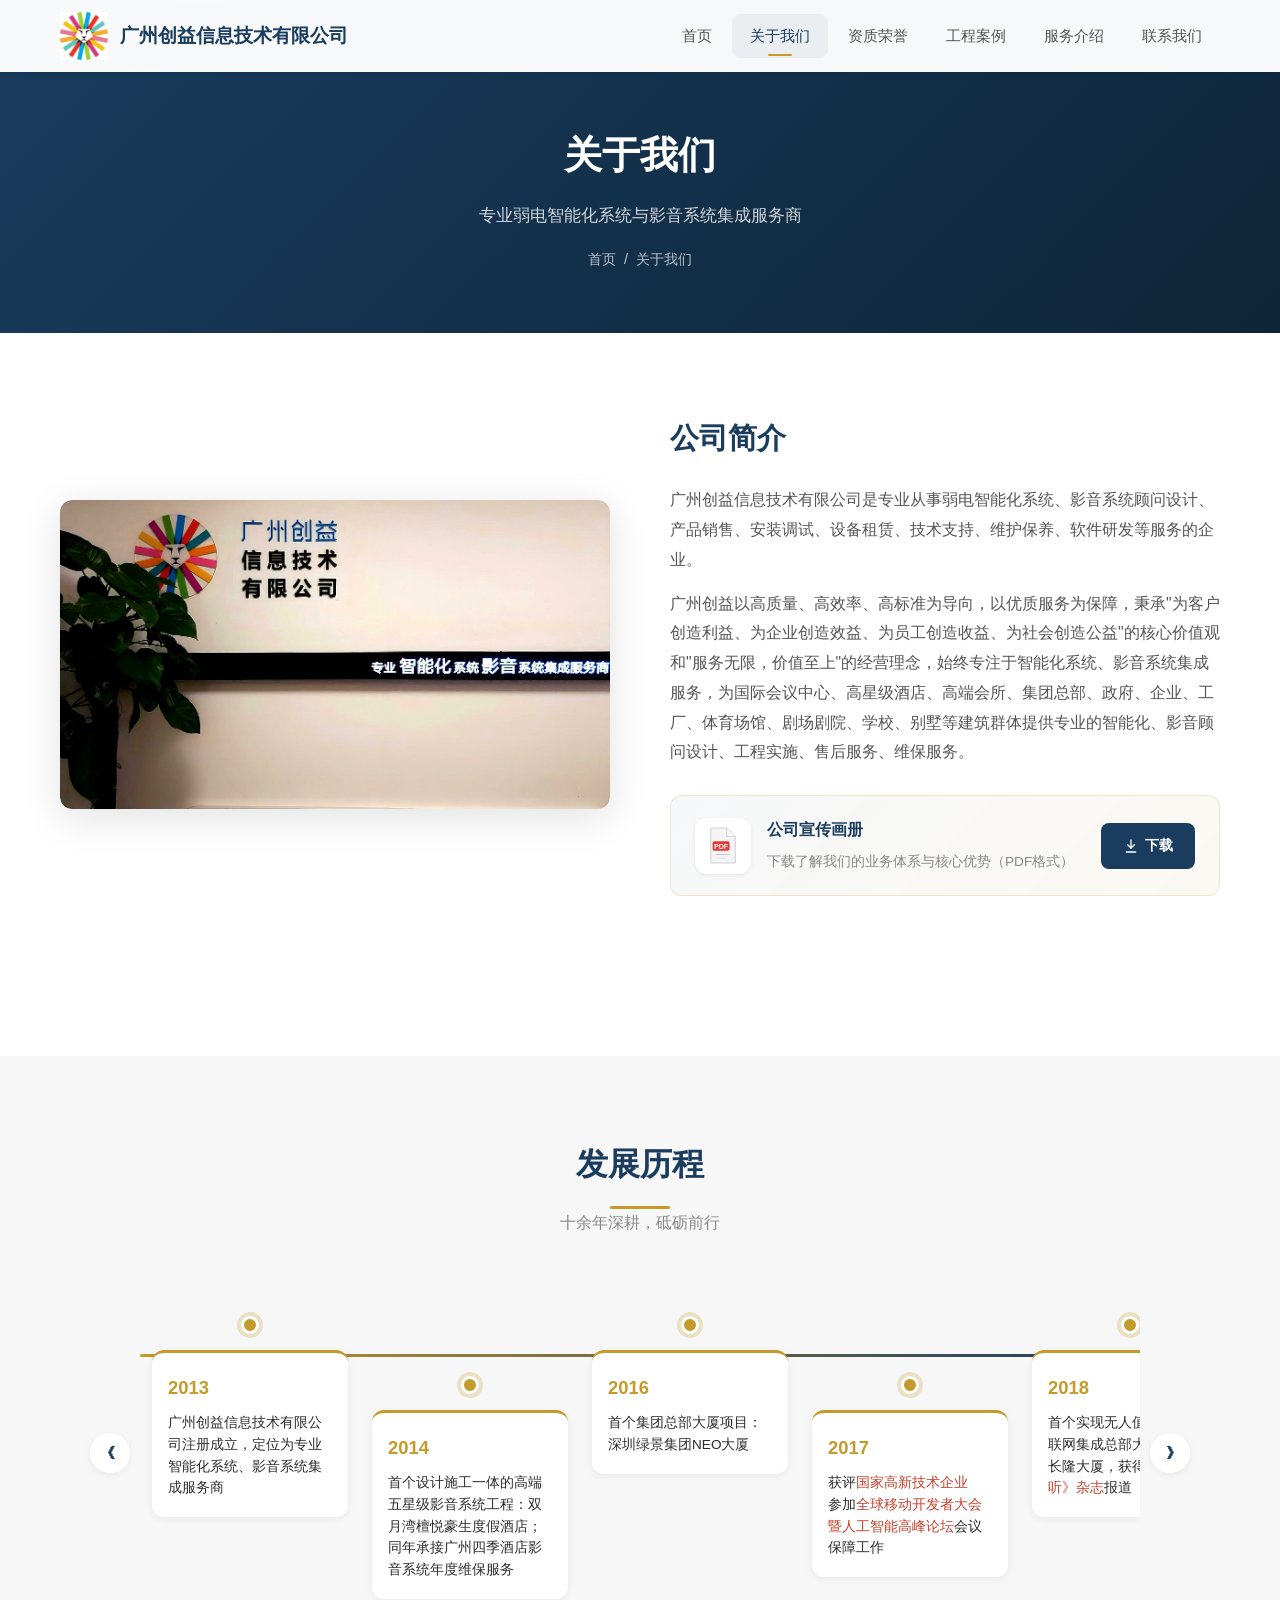
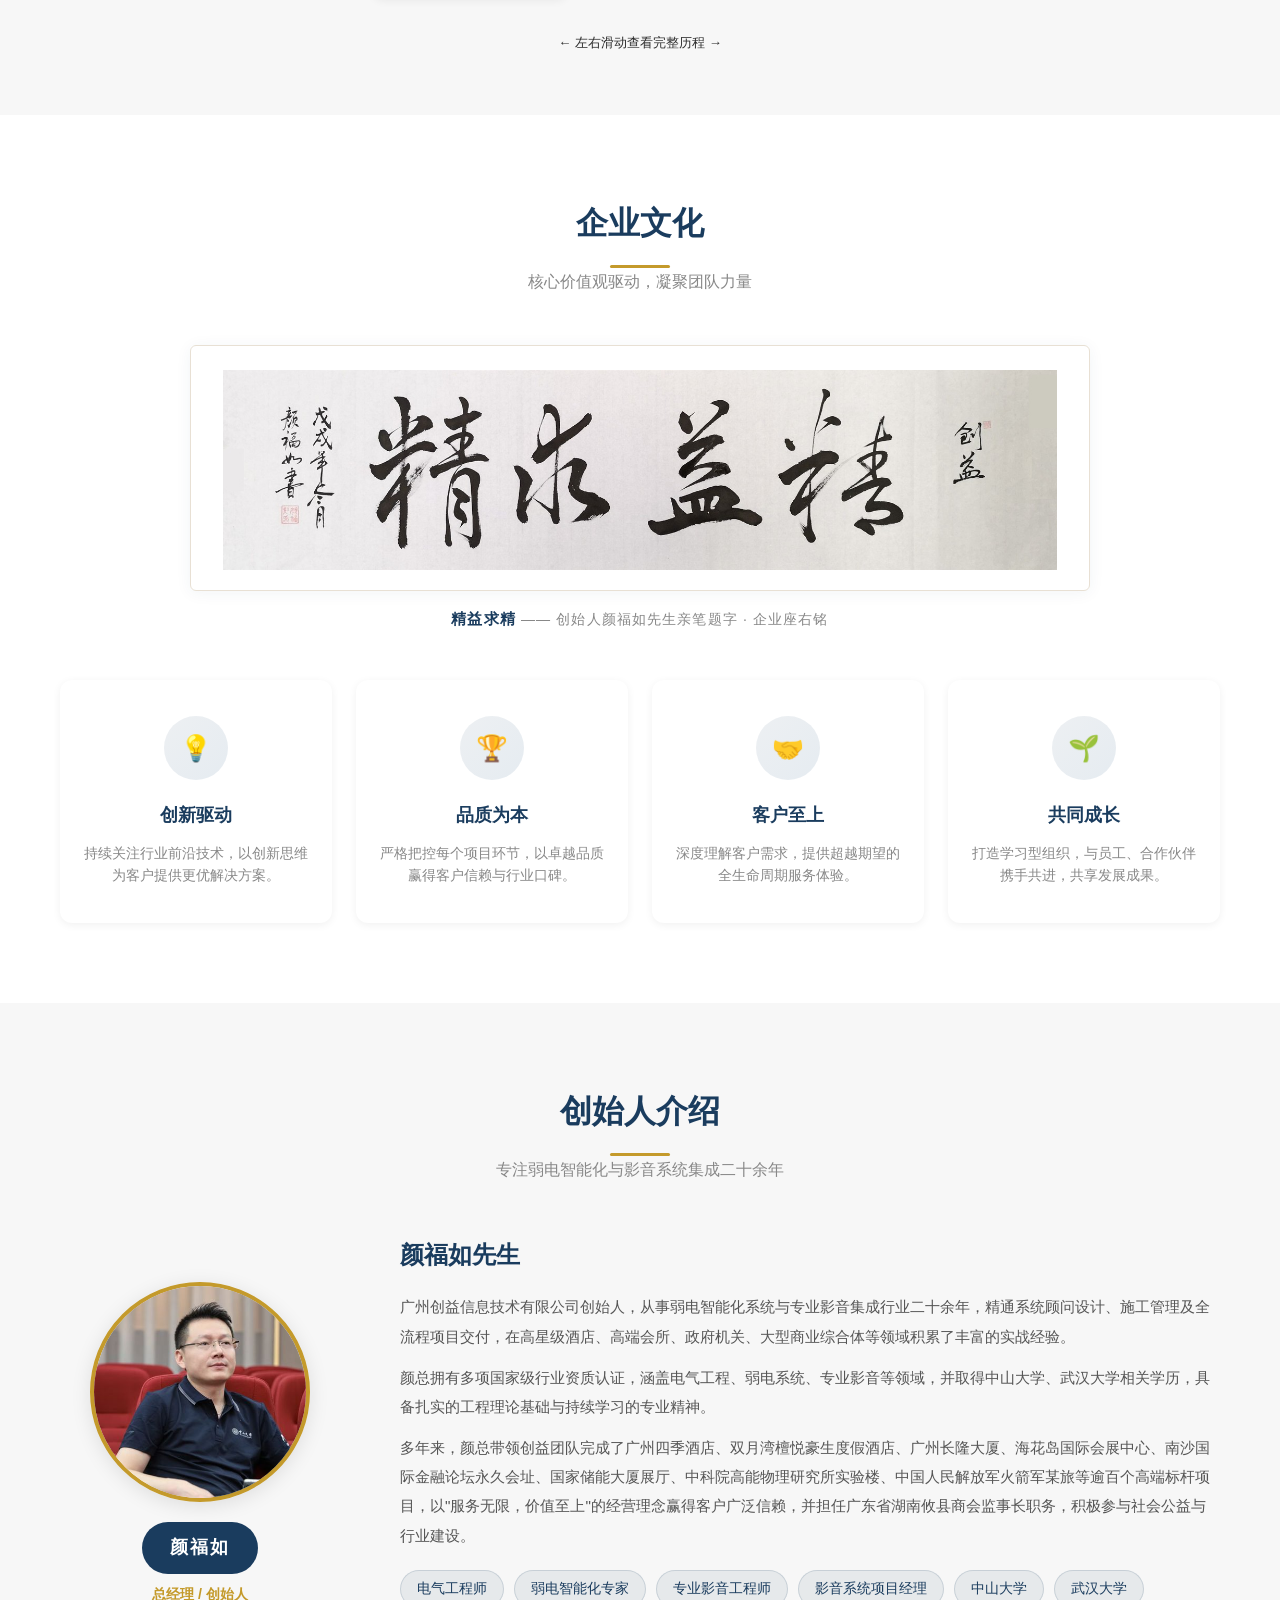
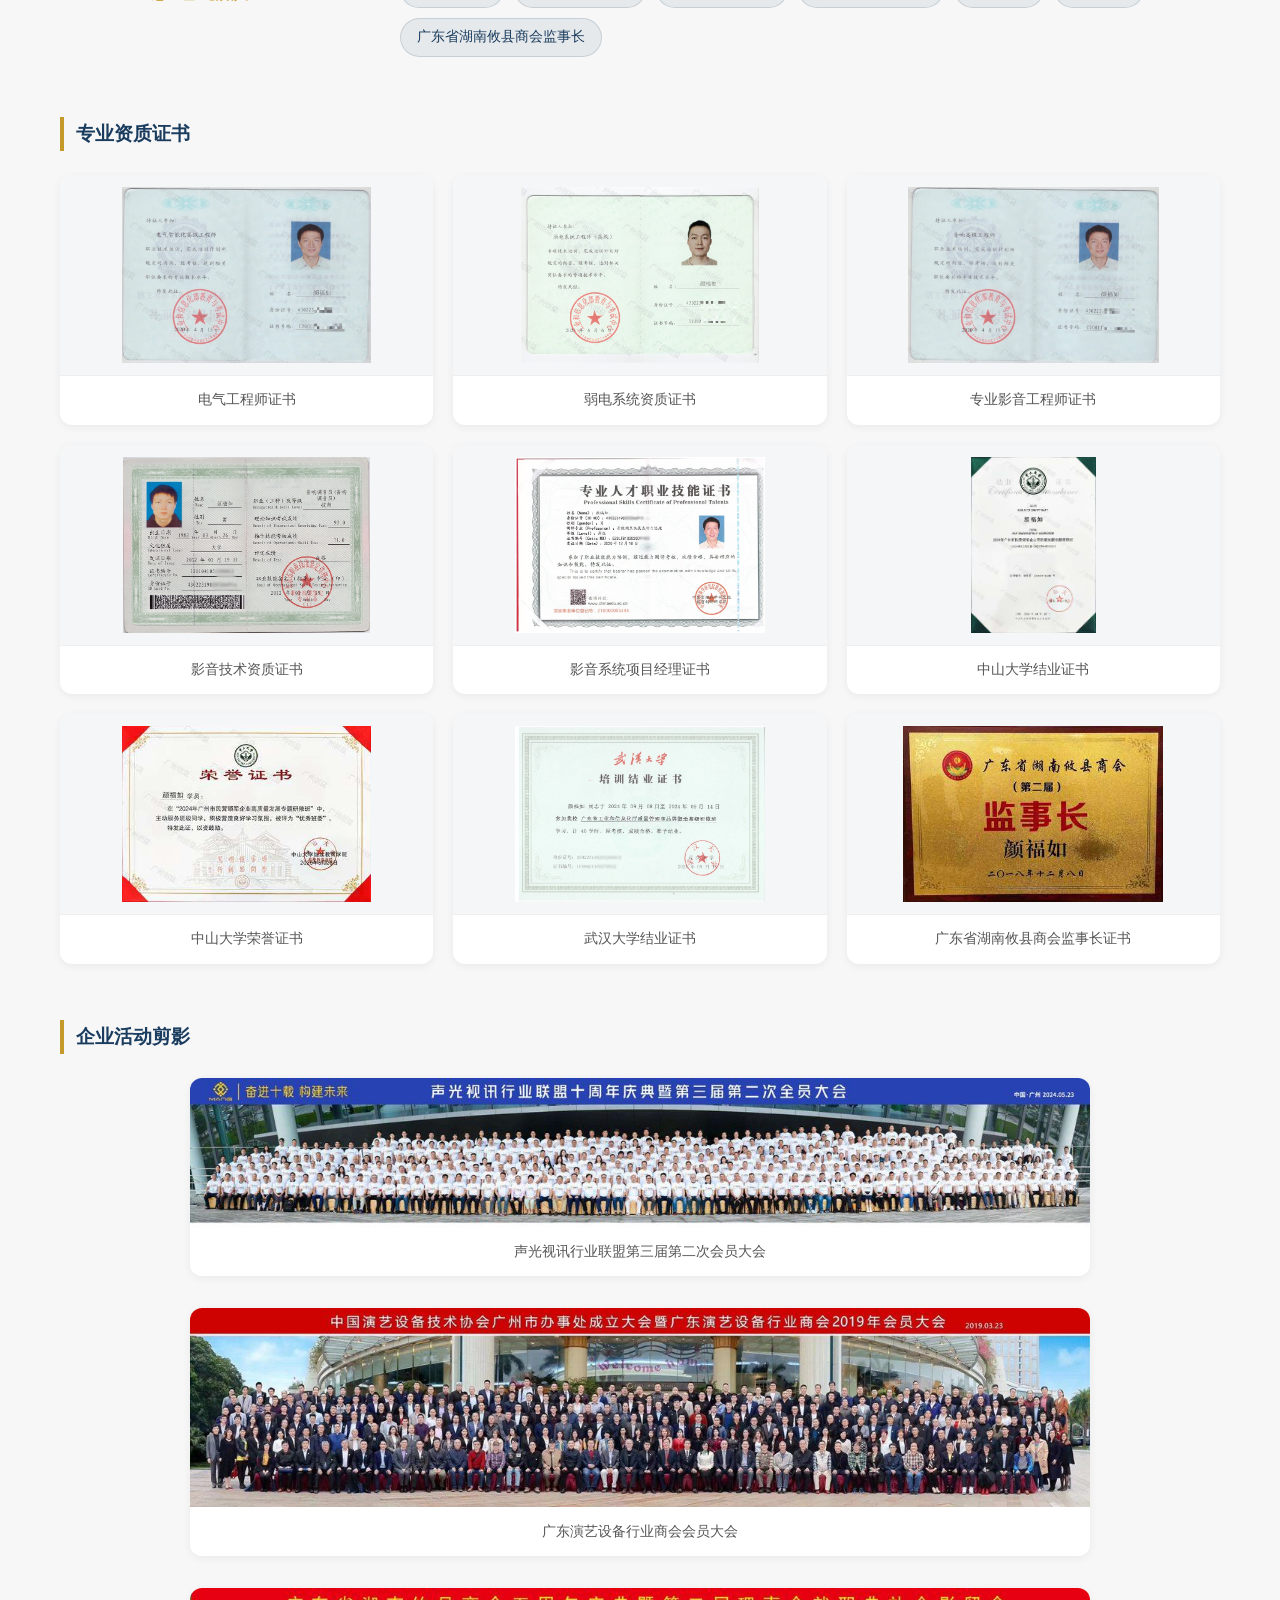
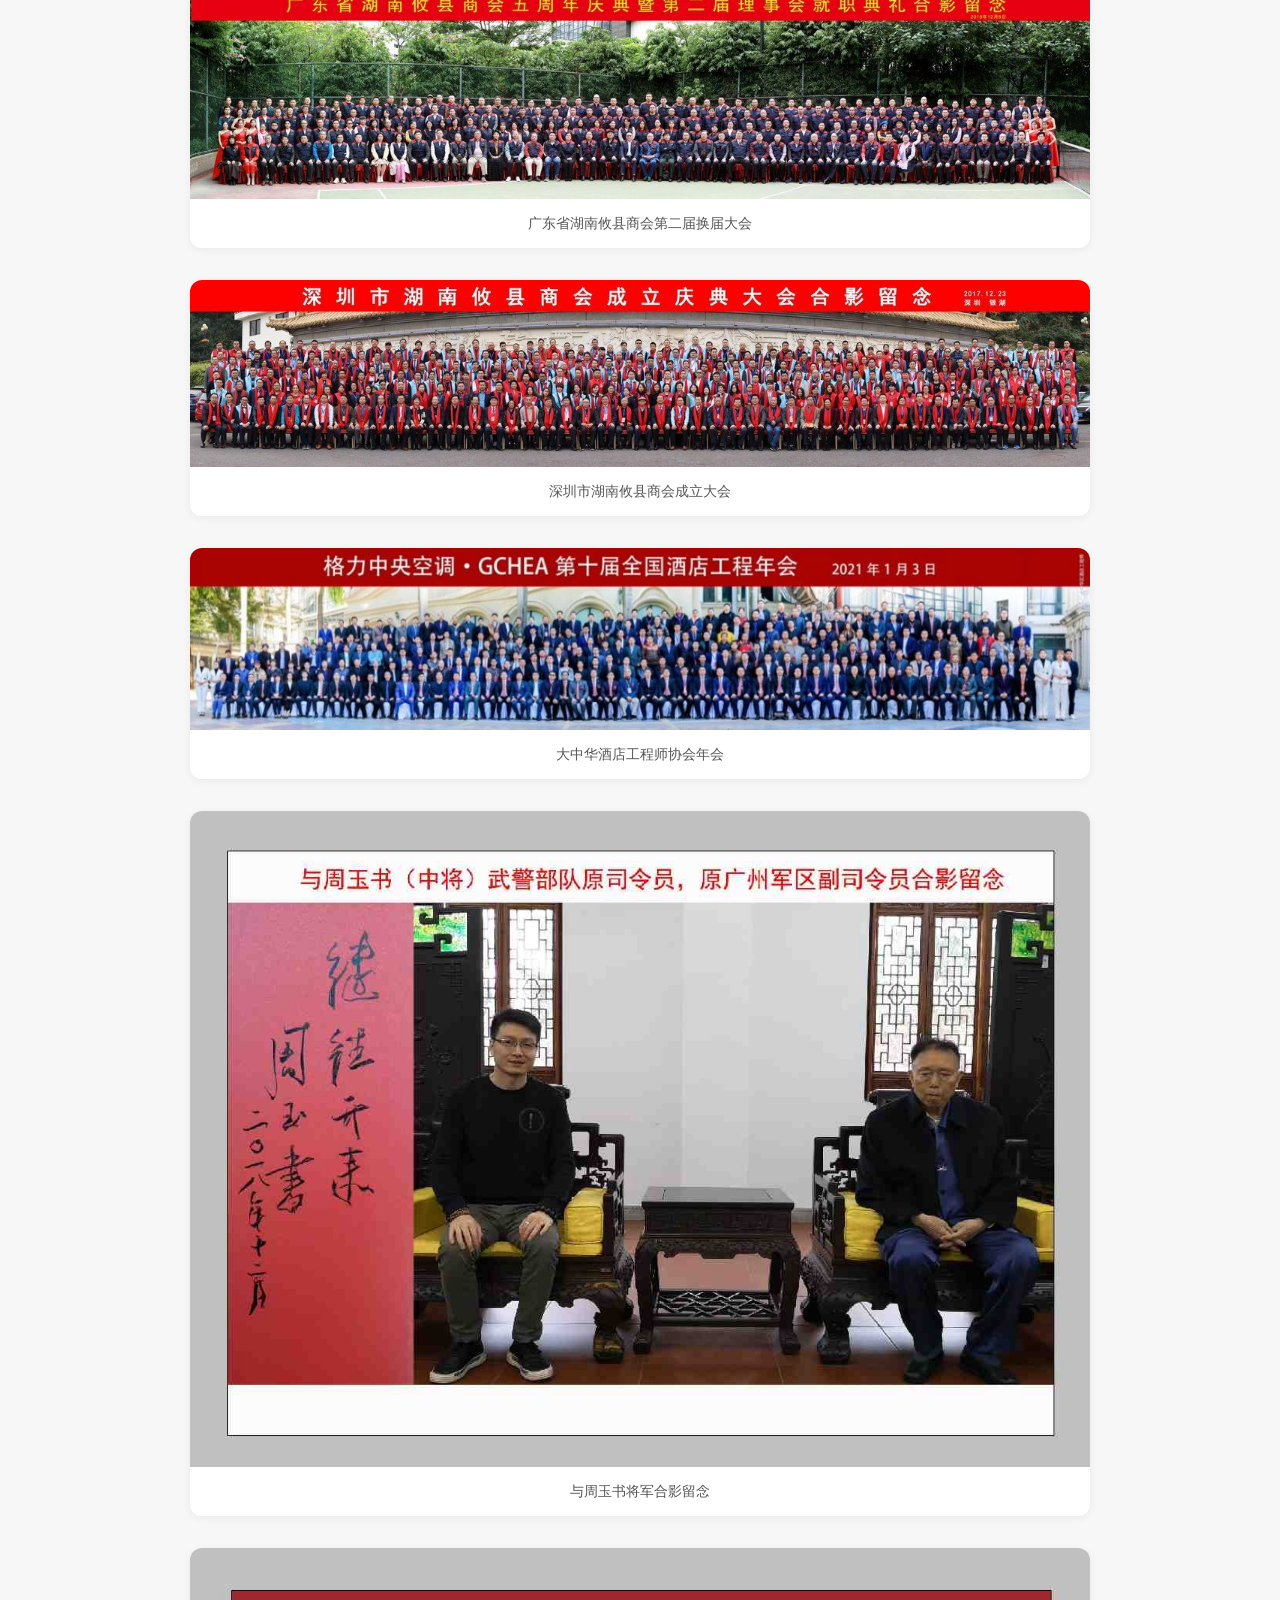
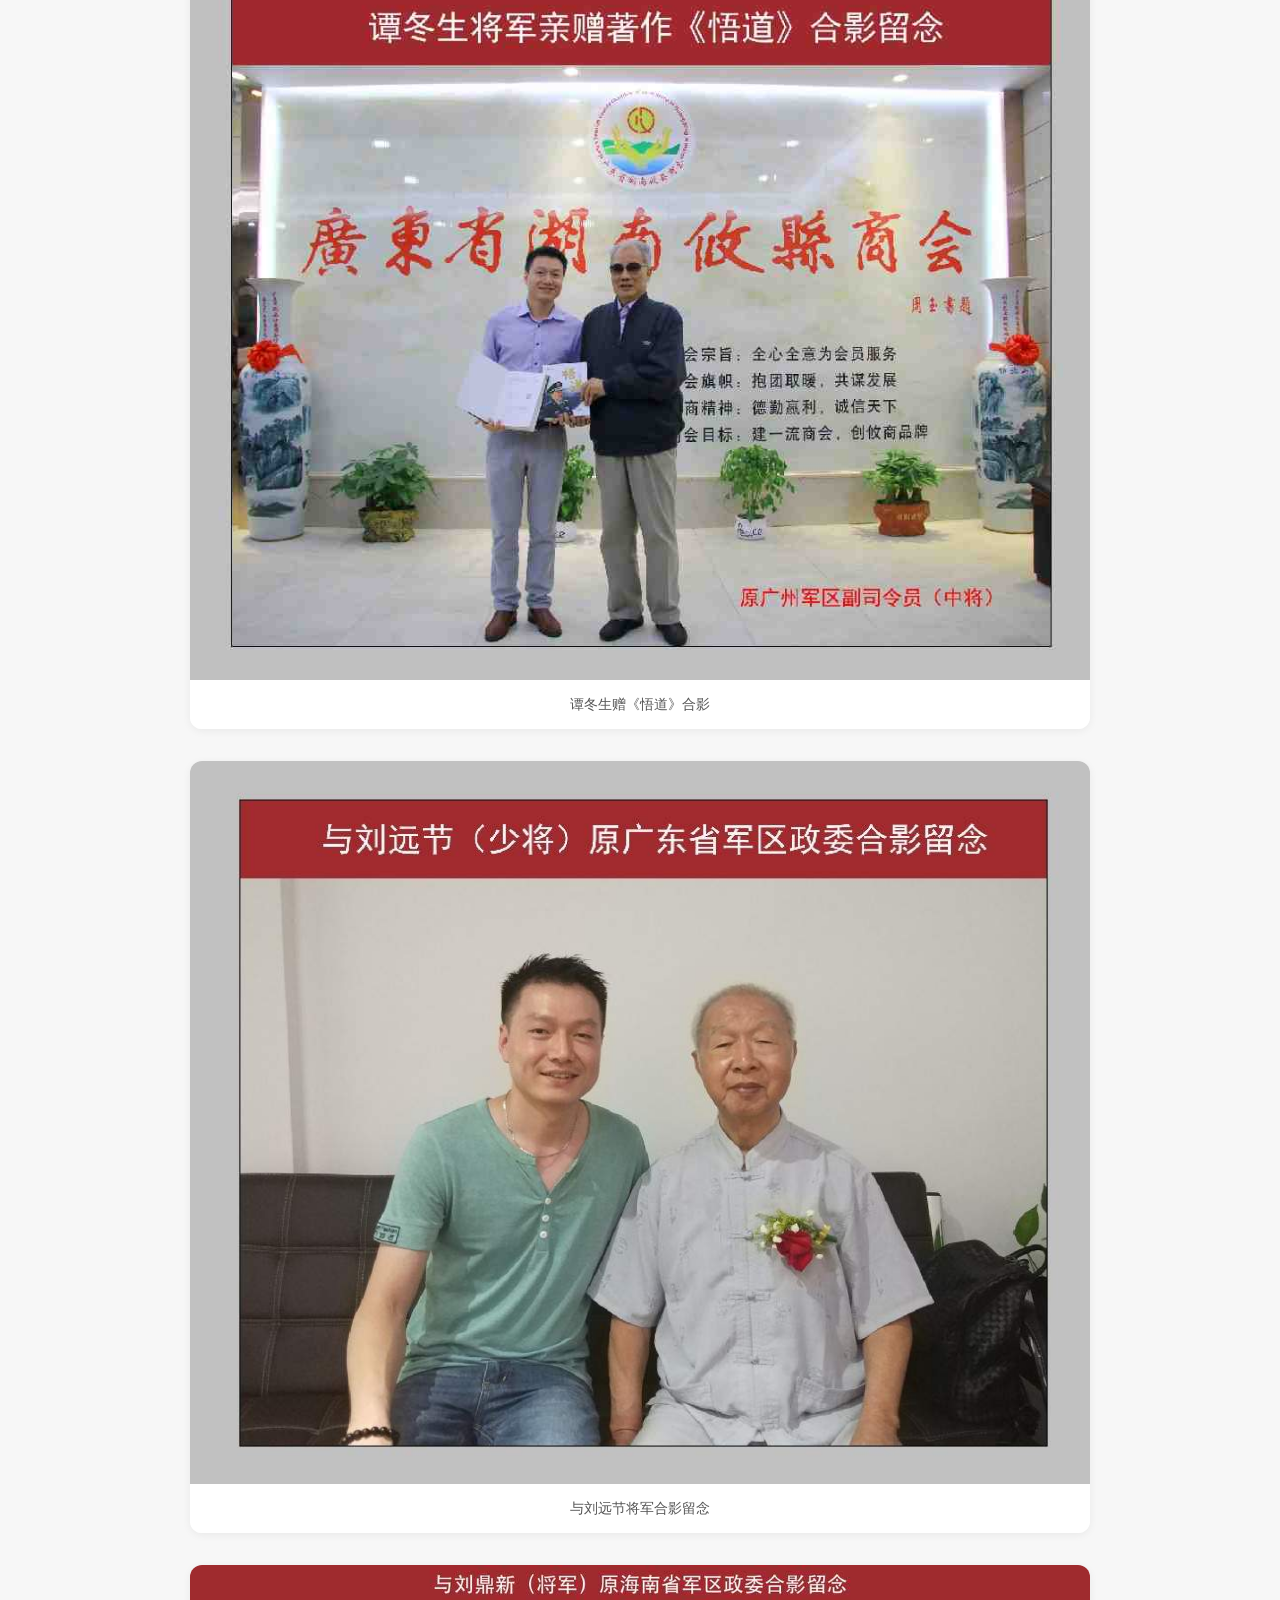
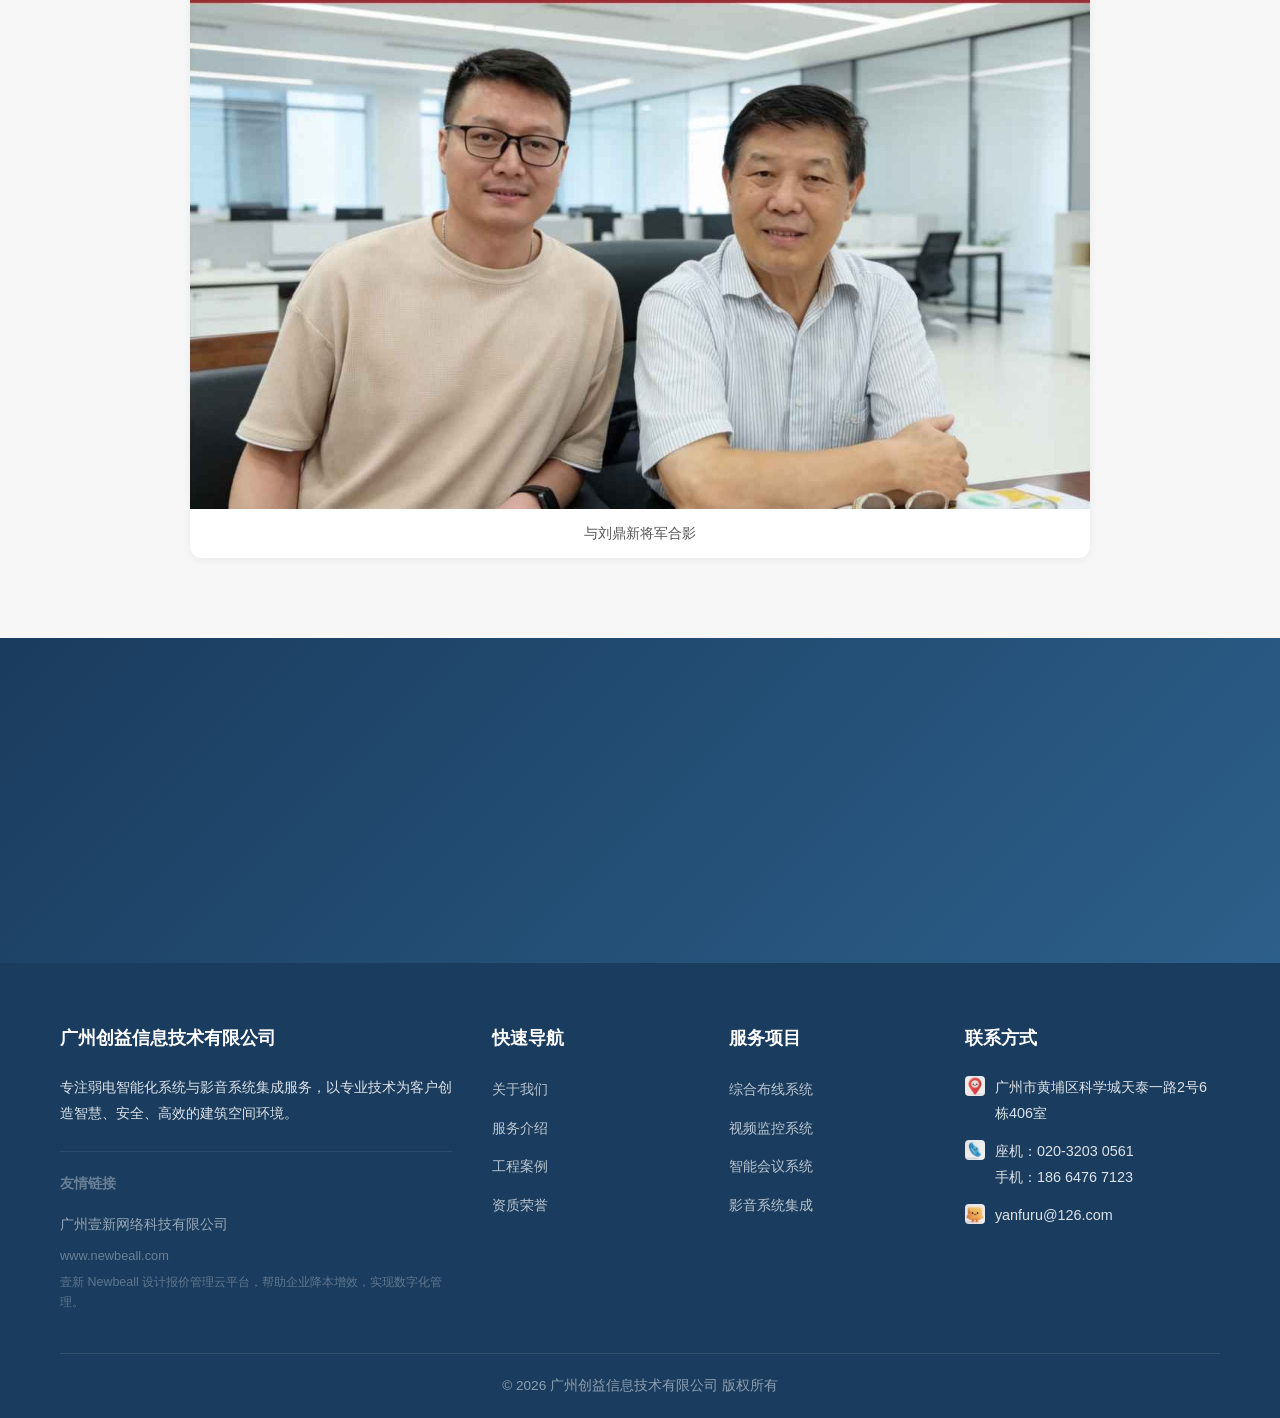
<file: pages/about.html>
<!DOCTYPE html>
<html lang="zh-CN">
<head>
  <meta charset="UTF-8">
  <meta name="viewport" content="width=device-width, initial-scale=1.0">
  <meta http-equiv="X-Frame-Options" content="SAMEORIGIN">
  <meta name="referrer" content="strict-origin-when-cross-origin">
  <meta name="robots" content="index, follow, max-image-preview:large">
  <meta name="format-detection" content="telephone=no">
  <meta name="description" content="了解广州创益信息技术有限公司 - 专业的弱电智能化系统与影音系统集成服务商，公司简介、发展历程、企业文化与团队优势。">
  <title>关于我们 - 广州创益信息技术有限公司</title>
  <link rel="stylesheet" href="../css/style.css">
  <style>
    .about-page { padding: 80px 0; }

    .about-intro {
      display: grid;
      grid-template-columns: 1fr 1fr;
      gap: 60px;
      align-items: center;
      margin-bottom: 80px;
    }

    .about-intro-image {
      border-radius: var(--radius-lg);
      overflow: hidden;
      box-shadow: var(--shadow-lg);
    }

    .about-intro-image .placeholder {
      width: 100%;
      height: 420px;
      background: linear-gradient(135deg, #e8edf2, #c8d4e0);
      display: flex;
      align-items: center;
      justify-content: center;
    }

    .about-intro-image .placeholder svg {
      opacity: 0.3;
    }

    .about-intro-text h2 {
      font-size: 1.8rem;
      color: var(--color-primary);
      margin-bottom: 20px;
      font-weight: 700;
    }

    .about-intro-text p {
      color: var(--color-gray-700);
      margin-bottom: 14px;
      line-height: 1.9;
      font-size: 0.98rem;
    }

    /* Timeline - 横向滑动时间轴 */
    .timeline-section {
      padding: 80px 0 60px;
      background: var(--color-gray-50);
      overflow: hidden;
    }

    .timeline-scroll-wrap {
      position: relative;
      max-width: 1100px;
      margin: 0 auto;
      padding: 0 50px;
    }

    .timeline-scroll {
      display: flex;
      gap: 0;
      overflow-x: auto;
      scroll-behavior: smooth;
      -webkit-overflow-scrolling: touch;
      padding: 30px 0 20px;
      scrollbar-width: none;
    }

    .timeline-scroll::-webkit-scrollbar {
      display: none;
    }

    /* 时间轴横线 */
    .timeline-scroll::before {
      content: '';
      position: absolute;
      top: 68px;
      left: 50px;
      right: 50px;
      height: 3px;
      background: linear-gradient(90deg, var(--color-accent), var(--color-primary));
      border-radius: 2px;
      z-index: 0;
    }

    .timeline-card {
      flex: 0 0 220px;
      position: relative;
      padding: 0 12px;
      z-index: 1;
    }

    /* 圆点 */
    .timeline-dot {
      width: 18px;
      height: 18px;
      background: var(--color-accent);
      border: 3px solid var(--color-white);
      border-radius: 50%;
      margin: 0 auto 16px;
      box-shadow: 0 0 0 4px rgba(196,154,43,0.25);
      position: relative;
      z-index: 2;
    }

    .timeline-card:nth-child(even) .timeline-dot {
      margin-top: 60px;
    }

    /* 内容卡片 */
    .timeline-card-body {
      background: var(--color-white);
      border-radius: var(--radius-lg);
      padding: 18px 16px;
      box-shadow: var(--shadow-sm);
      border-top: 3px solid var(--color-accent);
      min-height: 110px;
      transition: transform 0.25s ease, box-shadow 0.25s ease;
    }

    .timeline-card:nth-child(even) .timeline-card-body {
      margin-top: 16px;
    }

    .timeline-card:hover .timeline-card-body {
      transform: translateY(-4px);
      box-shadow: var(--shadow-md);
    }

    .timeline-year {
      font-size: 1.15rem;
      font-weight: 700;
      color: var(--color-accent);
      margin-bottom: 8px;
    }

    .timeline-event {
      font-size: 0.85rem;
      color: var(--color-gray-600);
      line-height: 1.6;
    }

    .timeline-event .event-highlight {
      color: #c4412b;
      font-weight: 500;
    }

    /* 左右滚动按钮 */
    .timeline-btn {
      position: absolute;
      top: 50%;
      transform: translateY(-50%);
      width: 40px;
      height: 40px;
      border-radius: 50%;
      background: var(--color-white);
      border: 1.5px solid var(--color-gray-200);
      box-shadow: var(--shadow-sm);
      cursor: pointer;
      font-size: 1.1rem;
      color: var(--color-primary);
      display: flex;
      align-items: center;
      justify-content: center;
      z-index: 10;
      transition: all 0.2s ease;
    }

    .timeline-btn:hover {
      background: var(--color-primary);
      color: #fff;
      border-color: var(--color-primary);
    }

    .timeline-btn-prev { left: 0; }
    .timeline-btn-next { right: 0; }

    .timeline-btn::after {
      display: none;
    }

    /* 滚动提示 */
    .timeline-hint {
      text-align: center;
      font-size: 0.82rem;
      color: var(--color-gray-400);
      margin-top: 12px;
    }

    .timeline-hint span {
      display: inline-block;
      animation: slideHint 1.5s ease-in-out infinite;
    }

    @keyframes slideHint {
      0%, 100% { transform: translateX(0); }
      50% { transform: translateX(8px); }
    }

    /* PPT Download */
    .ppt-download {
      margin-top: 28px;
      display: flex;
      align-items: center;
      gap: 16px;
      background: linear-gradient(135deg, rgba(26,60,94,0.04), rgba(196,154,43,0.06));
      border: 1px solid rgba(196,154,43,0.2);
      border-radius: var(--radius-lg);
      padding: 20px 24px;
      transition: var(--transition);
    }

    .ppt-download:hover {
      border-color: var(--color-accent);
      box-shadow: 0 4px 20px rgba(196,154,43,0.1);
    }

    .ppt-icon {
      width: 56px;
      height: 56px;
      background: #fff;
      border-radius: 12px;
      display: flex;
      align-items: center;
      justify-content: center;
      flex-shrink: 0;
      box-shadow: 0 1px 4px rgba(0,0,0,0.08);
    }

    .ppt-icon svg {
      width: 34px;
      height: 40px;
    }

    .ppt-info {
      flex: 1;
    }

    .ppt-info h4 {
      font-size: 1rem;
      color: var(--color-primary);
      margin-bottom: 4px;
    }

    .ppt-info p {
      font-size: 0.85rem;
      color: var(--color-gray-500);
      margin: 0;
    }

    .ppt-download .btn-download {
      display: inline-flex;
      align-items: center;
      gap: 6px;
      padding: 10px 22px;
      background: var(--color-primary);
      color: var(--color-white);
      border-radius: var(--radius);
      font-size: 0.9rem;
      font-weight: 600;
      white-space: nowrap;
      transition: var(--transition);
    }

    .ppt-download .btn-download:hover {
      background: var(--color-primary-light);
      transform: translateY(-2px);
    }

    /* Culture */
    .culture-section {
      padding: 80px 0;
    }

    /* Calligraphy Motto Banner */
    .motto-banner {
      margin: 40px auto 48px;
      max-width: 900px;
      text-align: center;
    }

    .motto-frame {
      position: relative;
      background: #fff;
      border: 1px solid #e8e0d4;
      border-radius: 6px;
      padding: 24px 32px 20px;
      box-shadow: 0 2px 16px rgba(26,60,94,0.06), inset 0 0 0 1px rgba(255,255,255,0.7);
    }

    .motto-frame img {
      width: 100%;
      height: auto;
      display: block;
      mix-blend-mode: multiply;
    }

    .motto-caption {
      margin-top: 14px;
      font-size: 0.88rem;
      color: var(--color-gray-500);
      letter-spacing: 0.08em;
    }

    .motto-caption em {
      font-style: normal;
      color: var(--color-primary);
      font-weight: 600;
      font-size: 0.95rem;
    }

    .culture-grid {
      display: grid;
      grid-template-columns: repeat(4, 1fr);
      gap: 24px;
    }

    .culture-card {
      text-align: center;
      padding: 36px 20px;
      background: var(--color-white);
      border-radius: var(--radius-lg);
      box-shadow: var(--shadow-sm);
      transition: var(--transition);
    }

    .culture-card:hover {
      transform: translateY(-6px);
      box-shadow: var(--shadow-md);
    }

    .culture-icon {
      width: 64px;
      height: 64px;
      margin: 0 auto 20px;
      background: linear-gradient(135deg, rgba(26,60,94,0.08), rgba(44,95,138,0.12));
      border-radius: 50%;
      display: flex;
      align-items: center;
      justify-content: center;
      font-size: 1.6rem;
    }

    .culture-card h3 {
      font-size: 1.1rem;
      color: var(--color-primary);
      margin-bottom: 10px;
    }

    .culture-card p {
      font-size: 0.88rem;
      color: var(--color-gray-500);
      line-height: 1.6;
    }

    /* Team */
    .team-section {
      padding: 80px 0;
      background: var(--color-gray-50);
    }

    .team-grid {
      display: grid;
      grid-template-columns: repeat(4, 1fr);
      gap: 24px;
    }

    .team-card {
      text-align: center;
    }

    .team-avatar {
      width: 120px;
      height: 120px;
      border-radius: 50%;
      margin: 0 auto 16px;
      background: linear-gradient(135deg, var(--color-primary), var(--color-primary-light));
      display: flex;
      align-items: center;
      justify-content: center;
      color: rgba(255,255,255,0.4);
      font-size: 2rem;
      box-shadow: var(--shadow-sm);
    }

    .team-card h4 {
      font-size: 1.05rem;
      color: var(--color-primary);
      margin-bottom: 4px;
    }

    .team-card .role {
      font-size: 0.85rem;
      color: var(--color-accent);
      margin-bottom: 8px;
    }

    .team-card p {
      font-size: 0.85rem;
      color: var(--color-gray-500);
    }

    /* Founder Section */
    .founder-section {
      padding: 80px 0;
      background: var(--color-gray-50);
    }

    .founder-profile {
      display: grid;
      grid-template-columns: 280px 1fr;
      gap: 60px;
      align-items: center;
      margin-bottom: 60px;
    }

    .founder-photo-wrap {
      text-align: center;
      display: flex;
      flex-direction: column;
      align-items: center;
    }

    .founder-photo-wrap .founder-name-badge {
      display: inline-block;
      margin-top: 20px;
      background: var(--color-primary);
      color: #fff;
      padding: 10px 28px;
      border-radius: 40px;
      font-size: 1.1rem;
      font-weight: 700;
      letter-spacing: 2px;
    }

    .founder-photo-wrap .founder-title {
      margin-top: 8px;
      font-size: 0.9rem;
      color: var(--color-accent);
      font-weight: 600;
    }

    .founder-photo-wrap img {
      width: 220px;
      height: 220px;
      border-radius: 50%;
      object-fit: cover;
      object-position: center top;
      border: 4px solid var(--color-accent);
      box-shadow: var(--shadow-md);
    }

    .founder-info h3 {
      font-size: 1.5rem;
      color: var(--color-primary);
      margin-bottom: 16px;
      font-weight: 700;
    }

    .founder-info p {
      font-size: 0.96rem;
      color: var(--color-gray-700);
      line-height: 1.9;
      margin-bottom: 12px;
    }

    .founder-tags {
      display: flex;
      flex-wrap: wrap;
      gap: 10px;
      margin-top: 20px;
    }

    .founder-tag {
      display: inline-block;
      padding: 6px 16px;
      background: rgba(26,60,94,0.07);
      border: 1px solid rgba(26,60,94,0.15);
      border-radius: 30px;
      font-size: 0.85rem;
      color: var(--color-primary);
      font-weight: 500;
    }

    /* Certificates Grid */
    .certs-title {
      font-size: 1.2rem;
      color: var(--color-primary);
      font-weight: 700;
      margin-bottom: 24px;
      padding-left: 12px;
      border-left: 4px solid var(--color-accent);
    }

    .certs-grid {
      display: grid;
      grid-template-columns: repeat(3, 1fr);
      gap: 20px;
    }

    .cert-card {
      background: #fff;
      border-radius: var(--radius-lg);
      overflow: hidden;
      box-shadow: var(--shadow-sm);
      transition: var(--transition);
    }

    .cert-card:hover {
      transform: translateY(-4px);
      box-shadow: var(--shadow-md);
    }

    .cert-card .cert-img-wrap {
      width: 100%;
      height: 200px;
      background: #f4f6f8;
      display: flex;
      align-items: center;
      justify-content: center;
      overflow: hidden;
    }

    .cert-card .cert-img-wrap img {
      width: 100%;
      height: 100%;
      object-fit: contain;
      padding: 12px;
    }

    .cert-card .cert-label {
      padding: 12px 14px;
      font-size: 0.85rem;
      color: var(--color-gray-700);
      font-weight: 500;
      text-align: center;
      border-top: 1px solid var(--color-gray-100);
    }

    /* 企业活动剪影 - 上下叠落展示 */
    .moments-section {
      margin-top: 56px;
    }
    .moments-stack {
      max-width: 900px;
      margin: 24px auto 0;
      display: flex;
      flex-direction: column;
      gap: 32px;
    }
    .moment-item {
      border-radius: var(--radius-lg);
      overflow: hidden;
      box-shadow: var(--shadow-sm);
      background: var(--color-white);
      transition: transform 0.3s ease, box-shadow 0.3s ease;
    }
    .moment-item:hover {
      transform: translateY(-4px);
      box-shadow: var(--shadow-md);
    }
    .moment-item img {
      width: 100%;
      height: auto;
      display: block;
    }
    .moment-item .moment-label {
      text-align: center;
      font-size: 0.88rem;
      color: var(--color-gray-700);
      padding: 14px 16px;
      line-height: 1.5;
      font-weight: 500;
      background: var(--color-white);
    }

    @media (max-width: 768px) {
      .motto-banner {
        margin: 28px auto 32px;
      }
      .motto-frame {
        padding: 16px 16px 12px;
      }
      .founder-profile {
        grid-template-columns: 1fr;
      }
      .founder-photo-wrap img {
        width: 160px;
        height: 160px;
      }
      .certs-grid {
        grid-template-columns: 1fr 1fr;
      }
      .moments-grid {
        grid-template-columns: 1fr 1fr;
      }
      .about-intro {
        grid-template-columns: 1fr;
      }

      .timeline-scroll-wrap {
        padding: 0 36px;
      }
      .timeline-card {
        flex: 0 0 180px;
      }
      .timeline-card-body {
        padding: 14px 12px;
        min-height: 90px;
      }
      .timeline-year {
        font-size: 1.05rem;
      }
      .timeline-event {
        font-size: 0.8rem;
      }
      .timeline-btn {
        width: 32px;
        height: 32px;
        font-size: 0.9rem;
      }

      .culture-grid {
        grid-template-columns: 1fr 1fr;
      }

      .team-grid {
        grid-template-columns: 1fr 1fr;
      }
    }
  </style>
</head>
<body>

<header class="header">
  <div class="container header-inner">
    <a href="../index.html" class="logo">
      <div class="logo-icon"><img src="../images/logo-lion.png" alt="广州创益"></div>
      <span>广州创益信息技术有限公司</span>
    </a>
    <button class="mobile-toggle" aria-label="菜单">
      <span></span><span></span><span></span>
    </button>
    <nav class="nav">
      <a href="../index.html" class="nav-link">首页</a>
      <a href="about.html" class="nav-link active">关于我们</a>
      <a href="qualifications.html" class="nav-link">资质荣誉</a>
      <a href="cases.html" class="nav-link">工程案例</a>
      <a href="services.html" class="nav-link">服务介绍</a>
      <a href="contact.html" class="nav-link">联系我们</a>
    </nav>
  </div>
</header>

<section class="page-banner">
  <div class="container">
    <h1>关于我们</h1>
    <p>专业弱电智能化系统与影音系统集成服务商</p>
    <div class="breadcrumb">
      <a href="../index.html">首页</a>
      <span>/</span>
      <span>关于我们</span>
    </div>
  </div>
</section>

<!-- Company Intro -->
<section class="about-page">
  <div class="container">
    <div class="about-intro">
      <div class="about-intro-image fade-in">
        <img src="../images/about-illustration.jpg" alt="广州创益信息技术有限公司" style="width:100%;height:auto;object-fit:cover;border-radius:var(--radius-lg);box-shadow:var(--shadow-lg);" decoding="async">
      </div>
      <div class="about-intro-text fade-in">
        <h2>公司简介</h2>
        <p>
          广州创益信息技术有限公司是专业从事弱电智能化系统、影音系统顾问设计、产品销售、安装调试、设备租赁、技术支持、维护保养、软件研发等服务的企业。
        </p>
        <p>
          广州创益以高质量、高效率、高标准为导向，以优质服务为保障，秉承"为客户创造利益、为企业创造效益、为员工创造收益、为社会创造公益"的核心价值观和"服务无限，价值至上"的经营理念，始终专注于智能化系统、影音系统集成服务，为国际会议中心、高星级酒店、高端会所、集团总部、政府、企业、工厂、体育场馆、剧场剧院、学校、别墅等建筑群体提供专业的智能化、影音顾问设计、工程实施、售后服务、维保服务。
        </p>

        <!-- 公司画册下载入口 -->
        <div class="ppt-download">
          <div class="ppt-icon">
            <svg viewBox="0 0 36 42">
              <!-- 文件主体 -->
              <path d="M5 2h17l9 9v27a1 1 0 0 1-1 1H6a1 1 0 0 1-1-1V3a1 1 0 0 1 1-1z" fill="#f4f4f5" stroke="#d4d4d8" stroke-width="1.2"/>
              <!-- 折角 -->
              <path d="M22 2v9h9" fill="#fafafa" stroke="#d4d4d8" stroke-width="1.2"/>
              <!-- PDF红色标签 -->
              <rect x="7" y="16" width="18" height="10" rx="2" fill="#e53935"/>
              <text x="16" y="24" font-family="-apple-system,BlinkMacSystemFont,sans-serif" font-size="7.5" font-weight="bold" fill="#fff" text-anchor="middle">PDF</text>
              <!-- 文件内容线条 -->
              <line x1="11" y1="30" x2="25" y2="30" stroke="#c4c4cc" stroke-width="1" stroke-linecap="round"/>
              <line x1="11" y1="34" x2="21" y2="34" stroke="#e4e4e7" stroke-width="1" stroke-linecap="round"/>
            </svg>
          </div>
          <div class="ppt-info">
            <h4>公司宣传画册</h4>
            <p>下载了解我们的业务体系与核心优势（PDF格式）</p>
          </div>
          <a href="../docs/company-brochure.pdf" class="btn-download" download>
            <svg viewBox="0 0 24 24" style="width:16px;height:16px;stroke:currentColor;fill:none;stroke-width:2;stroke-linecap:round;stroke-linejoin:round;flex-shrink:0;">
              <path d="M12 3v12"/>
              <path d="M7 10l5 5 5-5"/>
              <path d="M5 21h14"/>
            </svg>
            下载
          </a>
        </div>
      </div>
    </div>
  </div>
</section>

<!-- Timeline -->
<section class="timeline-section">
  <div class="container">
    <h2 class="section-title fade-in">发展历程</h2>
    <div class="section-title-line"></div>
    <p class="section-subtitle fade-in">十余年深耕，砥砺前行</p>

    <div class="timeline-scroll-wrap fade-in">
      <button class="timeline-btn timeline-btn-prev" onclick="document.querySelector('.timeline-scroll').scrollBy({left:-260,behavior:'smooth'})">&#10094;</button>
      <div class="timeline-scroll">
        <div class="timeline-card">
          <div class="timeline-dot"></div>
          <div class="timeline-card-body">
            <div class="timeline-year">2013</div>
            <div class="timeline-event">广州创益信息技术有限公司注册成立，定位为专业智能化系统、影音系统集成服务商</div>
          </div>
        </div>
        <div class="timeline-card">
          <div class="timeline-dot"></div>
          <div class="timeline-card-body">
            <div class="timeline-year">2014</div>
            <div class="timeline-event">首个设计施工一体的高端五星级影音系统工程：双月湾檀悦豪生度假酒店；同年承接广州四季酒店影音系统年度维保服务</div>
          </div>
        </div>
        <div class="timeline-card">
          <div class="timeline-dot"></div>
          <div class="timeline-card-body">
            <div class="timeline-year">2016</div>
            <div class="timeline-event">首个集团总部大厦项目：深圳绿景集团NEO大厦</div>
          </div>
        </div>
        <div class="timeline-card">
          <div class="timeline-dot"></div>
          <div class="timeline-card-body">
            <div class="timeline-year">2017</div>
            <div class="timeline-event">获评<span class="event-highlight">国家高新技术企业</span></div>
            <div class="timeline-event">参加<span class="event-highlight">全球移动开发者大会暨人工智能高峰论坛</span>会议保障工作</div>
          </div>
        </div>
        <div class="timeline-card">
          <div class="timeline-dot"></div>
          <div class="timeline-card-body">
            <div class="timeline-year">2018</div>
            <div class="timeline-event">首个实现无人值守的全物联网集成总部大厦：广州长隆大厦，获得<span class="event-highlight">《亚洲视听》杂志</span>报道</div>
          </div>
        </div>
        <div class="timeline-card">
          <div class="timeline-dot"></div>
          <div class="timeline-card-body">
            <div class="timeline-year">2019</div>
            <div class="timeline-event">参与<span class="event-highlight">全球财富论坛会议保障</span>工作</div>
          </div>
        </div>
        <div class="timeline-card">
          <div class="timeline-dot"></div>
          <div class="timeline-card-body">
            <div class="timeline-year">2020</div>
            <div class="timeline-event">北上承接陕西渭南温德姆至尊酒店影音系统设计</div>
          </div>
        </div>
        <div class="timeline-card">
          <div class="timeline-dot"></div>
          <div class="timeline-card-body">
            <div class="timeline-year">2021</div>
            <div class="timeline-event">参与南沙国际金融论坛永久会址项目</div>
          </div>
        </div>
        <div class="timeline-card">
          <div class="timeline-dot"></div>
          <div class="timeline-card-body">
            <div class="timeline-year">2022</div>
            <div class="timeline-event">参与<span class="event-highlight">黄埔区方舱医院援建</span></div>
          </div>
        </div>
        <div class="timeline-card">
          <div class="timeline-dot"></div>
          <div class="timeline-card-body">
            <div class="timeline-year">2023</div>
            <div class="timeline-event">参与白云新储能展厅音视频集成项目</div>
          </div>
        </div>
        <div class="timeline-card">
          <div class="timeline-dot"></div>
          <div class="timeline-card-body">
            <div class="timeline-year">2023</div>
            <div class="timeline-event">参与<span class="event-highlight">亚洲青年领袖论坛会议保障</span>工作</div>
          </div>
        </div>
        <div class="timeline-card">
          <div class="timeline-dot"></div>
          <div class="timeline-card-body">
            <div class="timeline-year">2025</div>
            <div class="timeline-event">参与中科院高能物理研究所散裂中子源二期机电工程</div>
          </div>
        </div>
        <div class="timeline-card">
          <div class="timeline-dot"></div>
          <div class="timeline-card-body">
            <div class="timeline-year">2026</div>
            <div class="timeline-event">参与<span class="event-highlight">国家最高领导人会议保障</span>工作</div>
          </div>
        </div>
      </div>
      <button class="timeline-btn timeline-btn-next" onclick="document.querySelector('.timeline-scroll').scrollBy({left:260,behavior:'smooth'})">&#10095;</button>
    </div>
    <div class="timeline-hint"><span>← 左右滑动查看完整历程 →</span></div>
  </div>
</section>

<!-- Culture -->
<section class="culture-section">
  <div class="container">
    <h2 class="section-title fade-in">企业文化</h2>
    <div class="section-title-line"></div>
    <p class="section-subtitle fade-in">核心价值观驱动，凝聚团队力量</p>

    <!-- 创始人亲笔题字 -->
    <div class="motto-banner fade-in">
      <div class="motto-frame">
        <img src="../images/culture/motto.jpg" alt="精益求精 — 颜福如亲笔题字" loading="lazy">
      </div>
      <div class="motto-caption"><em>精益求精</em> —— 创始人颜福如先生亲笔题字 · 企业座右铭</div>
    </div>

    <div class="culture-grid">
      <div class="culture-card fade-in">
        <div class="culture-icon">💡</div>
        <h3>创新驱动</h3>
        <p>持续关注行业前沿技术，以创新思维为客户提供更优解决方案。</p>
      </div>
      <div class="culture-card fade-in">
        <div class="culture-icon">🏆</div>
        <h3>品质为本</h3>
        <p>严格把控每个项目环节，以卓越品质赢得客户信赖与行业口碑。</p>
      </div>
      <div class="culture-card fade-in">
        <div class="culture-icon">🤝</div>
        <h3>客户至上</h3>
        <p>深度理解客户需求，提供超越期望的全生命周期服务体验。</p>
      </div>
      <div class="culture-card fade-in">
        <div class="culture-icon">🌱</div>
        <h3>共同成长</h3>
        <p>打造学习型组织，与员工、合作伙伴携手共进，共享发展成果。</p>
      </div>
    </div>
  </div>
</section>

<!-- Founder -->
<section class="founder-section">
  <div class="container">
    <h2 class="section-title fade-in">创始人介绍</h2>
    <div class="section-title-line"></div>
    <p class="section-subtitle fade-in">专注弱电智能化与影音系统集成二十余年</p>

    <!-- 个人简介 -->
    <div class="founder-profile fade-in">
      <div class="founder-photo-wrap">
        <img src="../images/team/yanfur.jpg" alt="颜福如">
        <div class="founder-name-badge">颜福如</div>
        <div class="founder-title">总经理 / 创始人</div>
      </div>
      <div class="founder-info">
        <h3>颜福如先生</h3>
        <p>
          广州创益信息技术有限公司创始人，从事弱电智能化系统与专业影音集成行业二十余年，精通系统顾问设计、施工管理及全流程项目交付，在高星级酒店、高端会所、政府机关、大型商业综合体等领域积累了丰富的实战经验。
        </p>
        <p>
          颜总拥有多项国家级行业资质认证，涵盖电气工程、弱电系统、专业影音等领域，并取得中山大学、武汉大学相关学历，具备扎实的工程理论基础与持续学习的专业精神。
        </p>
        <p>
          多年来，颜总带领创益团队完成了广州四季酒店、双月湾檀悦豪生度假酒店、广州长隆大厦、海花岛国际会展中心、南沙国际金融论坛永久会址、国家储能大厦展厅、中科院高能物理研究所实验楼、中国人民解放军火箭军某旅等逾百个高端标杆项目，以"服务无限，价值至上"的经营理念赢得客户广泛信赖，并担任广东省湖南攸县商会监事长职务，积极参与社会公益与行业建设。
        </p>
        <div class="founder-tags">
          <span class="founder-tag">电气工程师</span>
          <span class="founder-tag">弱电智能化专家</span>
          <span class="founder-tag">专业影音工程师</span>
          <span class="founder-tag">影音系统项目经理</span>
          <span class="founder-tag">中山大学</span>
          <span class="founder-tag">武汉大学</span>
          <span class="founder-tag">广东省湖南攸县商会监事长</span>
        </div>
      </div>
    </div>

    <!-- 个人证书 -->
    <div class="fade-in">
      <div class="certs-title">专业资质证书</div>
      <div class="certs-grid">
        <div class="cert-card fade-in">
          <div class="cert-img-wrap">
            <img src="../images/team/yan-ee-engineer.jpg" alt="电气工程师证书" loading="lazy">
          </div>
          <div class="cert-label">电气工程师证书</div>
        </div>
        <div class="cert-card fade-in">
          <div class="cert-img-wrap">
            <img src="../images/team/yan-weak-current.jpg" alt="弱电系统资质证书" loading="lazy">
          </div>
          <div class="cert-label">弱电系统资质证书</div>
        </div>
        <div class="cert-card fade-in">
          <div class="cert-img-wrap">
            <img src="../images/team/yan-audio-engineer.jpg" alt="专业影音工程师证书" loading="lazy">
          </div>
          <div class="cert-label">专业影音工程师证书</div>
        </div>
        <div class="cert-card fade-in">
          <div class="cert-img-wrap">
            <img src="../images/team/yan-audio-tech.jpg" alt="影音技术资质证书" loading="lazy">
          </div>
          <div class="cert-label">影音技术资质证书</div>
        </div>
        <div class="cert-card fade-in">
          <div class="cert-img-wrap">
            <img src="../images/team/yan-av-pm.jpg" alt="影音系统项目经理证书" loading="lazy">
          </div>
          <div class="cert-label">影音系统项目经理证书</div>
        </div>
        <div class="cert-card fade-in">
          <div class="cert-img-wrap">
            <img src="../images/team/yan-sysu-grad.jpg" alt="中山大学结业证书" loading="lazy">
          </div>
          <div class="cert-label">中山大学结业证书</div>
        </div>
        <div class="cert-card fade-in">
          <div class="cert-img-wrap">
            <img src="../images/team/yan-sysu-honor.jpg" alt="中山大学荣誉证书" loading="lazy">
          </div>
          <div class="cert-label">中山大学荣誉证书</div>
        </div>
        <div class="cert-card fade-in">
          <div class="cert-img-wrap">
            <img src="../images/team/yan-whu-grad.jpg" alt="武汉大学结业证书" loading="lazy">
          </div>
          <div class="cert-label">武汉大学结业证书</div>
        </div>
        <div class="cert-card fade-in">
          <div class="cert-img-wrap">
            <img src="../images/team/yan-chamber-supervisor.jpg" alt="广东省湖南攸县商会监事长证书" loading="lazy">
          </div>
          <div class="cert-label">广东省湖南攸县商会监事长证书</div>
        </div>
      </div>
    </div>

    <!-- 企业活动剪影 -->
    <div class="fade-in moments-section">
      <div class="certs-title">企业活动剪影</div>
      <div class="moments-stack">
        <div class="moment-item">
          <img src="../images/team/%E5%A3%B0%E5%85%89%E8%A7%86%E8%AE%AF%E8%A1%8C%E4%B8%9A%E8%81%94%E7%9B%9F%E7%AC%AC%E4%B8%89%E5%B1%8A%E7%AC%AC%E4%BA%8C%E6%AC%A1%E4%BC%9A%E5%91%98%E5%A4%A7%E4%BC%9A.jpg" alt="声光视讯行业联盟大会" loading="lazy">
          <div class="moment-label">声光视讯行业联盟第三届第二次会员大会</div>
        </div>
        <div class="moment-item">
          <img src="../images/team/%E5%B9%BF%E4%B8%9C%E6%BC%94%E8%89%BA%E8%AE%BE%E5%A4%87%E8%A1%8C%E4%B8%9A%E5%95%86%E4%BC%9A%E4%BC%9A%E5%91%98%E5%A4%A7%E4%BC%9A.jpg" alt="广东演艺设备行业商会会员大会" loading="lazy">
          <div class="moment-label">广东演艺设备行业商会会员大会</div>
        </div>
        <div class="moment-item">
          <img src="../images/team/%E5%B9%BF%E4%B8%9C%E7%9C%81%E6%B9%96%E5%8D%97%E6%94%B8%E5%8E%BF%E5%95%86%E4%BC%9A%E7%AC%AC%E4%BA%8C%E5%B1%8A%E6%8D%A2%E5%B1%8A%E5%A4%A7%E4%BC%9A.jpg" alt="广东省湖南攸县商会第二届换届大会" loading="lazy">
          <div class="moment-label">广东省湖南攸县商会第二届换届大会</div>
        </div>
        <div class="moment-item">
          <img src="../images/team/%E6%B7%B1%E5%9C%B3%E5%B8%82%E6%B9%96%E5%8D%97%E6%94%B8%E5%8E%BF%E5%95%86%E4%BC%9A%E6%88%90%E7%AB%8B%E5%A4%A7%E4%BC%9A.jpg" alt="深圳市湖南攸县商会成立大会" loading="lazy">
          <div class="moment-label">深圳市湖南攸县商会成立大会</div>
        </div>
        <div class="moment-item">
          <img src="../images/team/gchea-annual.jpg" alt="大中华酒店工程师协会年会" loading="lazy">
          <div class="moment-label">大中华酒店工程师协会年会</div>
        </div>
        <div class="moment-item">
          <img src="../images/team/group-zhouyushu.jpg" alt="与周玉书将军合影留念" loading="lazy">
          <div class="moment-label">与周玉书将军合影留念</div>
        </div>
        <div class="moment-item">
          <img src="../images/team/group-tandongsheng.jpg" alt="谭冬生赠《悟道》合影" loading="lazy">
          <div class="moment-label">谭冬生赠《悟道》合影</div>
        </div>
        <div class="moment-item">
          <img src="../images/team/group-liuyuanjie.jpg" alt="与刘远节将军合影留念" loading="lazy">
          <div class="moment-label">与刘远节将军合影留念</div>
        </div>
        <div class="moment-item">
          <img src="../images/team/group-liudingxin.jpg" alt="与刘鼎新将军合影" loading="lazy">
          <div class="moment-label">与刘鼎新将军合影</div>
        </div>
      </div>
    </div>

  </div>
</section>

<!-- CTA -->
<section class="cta-section">
  <div class="container fade-in">
    <h2>选择创益，选择专业与放心</h2>
    <p>我们期待与您携手，共创智慧空间的美好未来。</p>
    <a href="contact.html" class="btn btn-white">与我们取得联系</a>
  </div>
</section>

<footer class="footer">
  <div class="container">
    <div class="footer-grid">
      <div class="footer-about">
        <h4>广州创益信息技术有限公司</h4>
        <p>专注弱电智能化系统与影音系统集成服务，以专业技术为客户创造智慧、安全、高效的建筑空间环境。</p>
        <div class="friend-link">
          <h4>友情链接</h4>
          <p class="friend-name"><a href="https://www.newbeall.com" target="_blank" rel="noopener">广州壹新网络科技有限公司</a></p>
          <p class="friend-url">www.newbeall.com</p>
          <p class="friend-desc">壹新 Newbeall 设计报价管理云平台，帮助企业降本增效，实现数字化管理。</p>
        </div>
      </div>
      <div class="footer-links">
        <h4>快速导航</h4>
        <ul>
          <li><a href="about.html">关于我们</a></li>
          <li><a href="services.html">服务介绍</a></li>
          <li><a href="cases.html">工程案例</a></li>
          <li><a href="qualifications.html">资质荣誉</a></li>
        </ul>
      </div>
      <div class="footer-links">
        <h4>服务项目</h4>
        <ul>
          <li><a href="services.html">综合布线系统</a></li>
          <li><a href="services.html">视频监控系统</a></li>
          <li><a href="services.html">智能会议系统</a></li>
          <li><a href="services.html">影音系统集成</a></li>
        </ul>
      </div>
      <div class="footer-contact">
        <h4>联系方式</h4>
        <ul>
          <li><span class="icon"><img src="../images/icons/icon-location.jpg" alt="地址"></span><span>广州市黄埔区科学城天泰一路2号6栋406室</span></li>
          <li><span class="icon"><img src="../images/icons/icon-phone.jpg" alt="电话"></span><span>座机：020-3203 0561<br>手机：186 6476 7123</span></li>
          <li><span class="icon"><img src="../images/icons/icon-email.jpg" alt="邮箱"></span><span>yanfuru@126.com</span></li>
        </ul>
      </div>
    </div>
    <div class="footer-bottom">
      <p>&copy; 2026 广州创益信息技术有限公司 版权所有</p>
    </div>
  </div>
</footer>

<button class="back-to-top" aria-label="回到顶部">↑</button>
<script src="../js/main.js"></script>
</body>
</html>
</file>
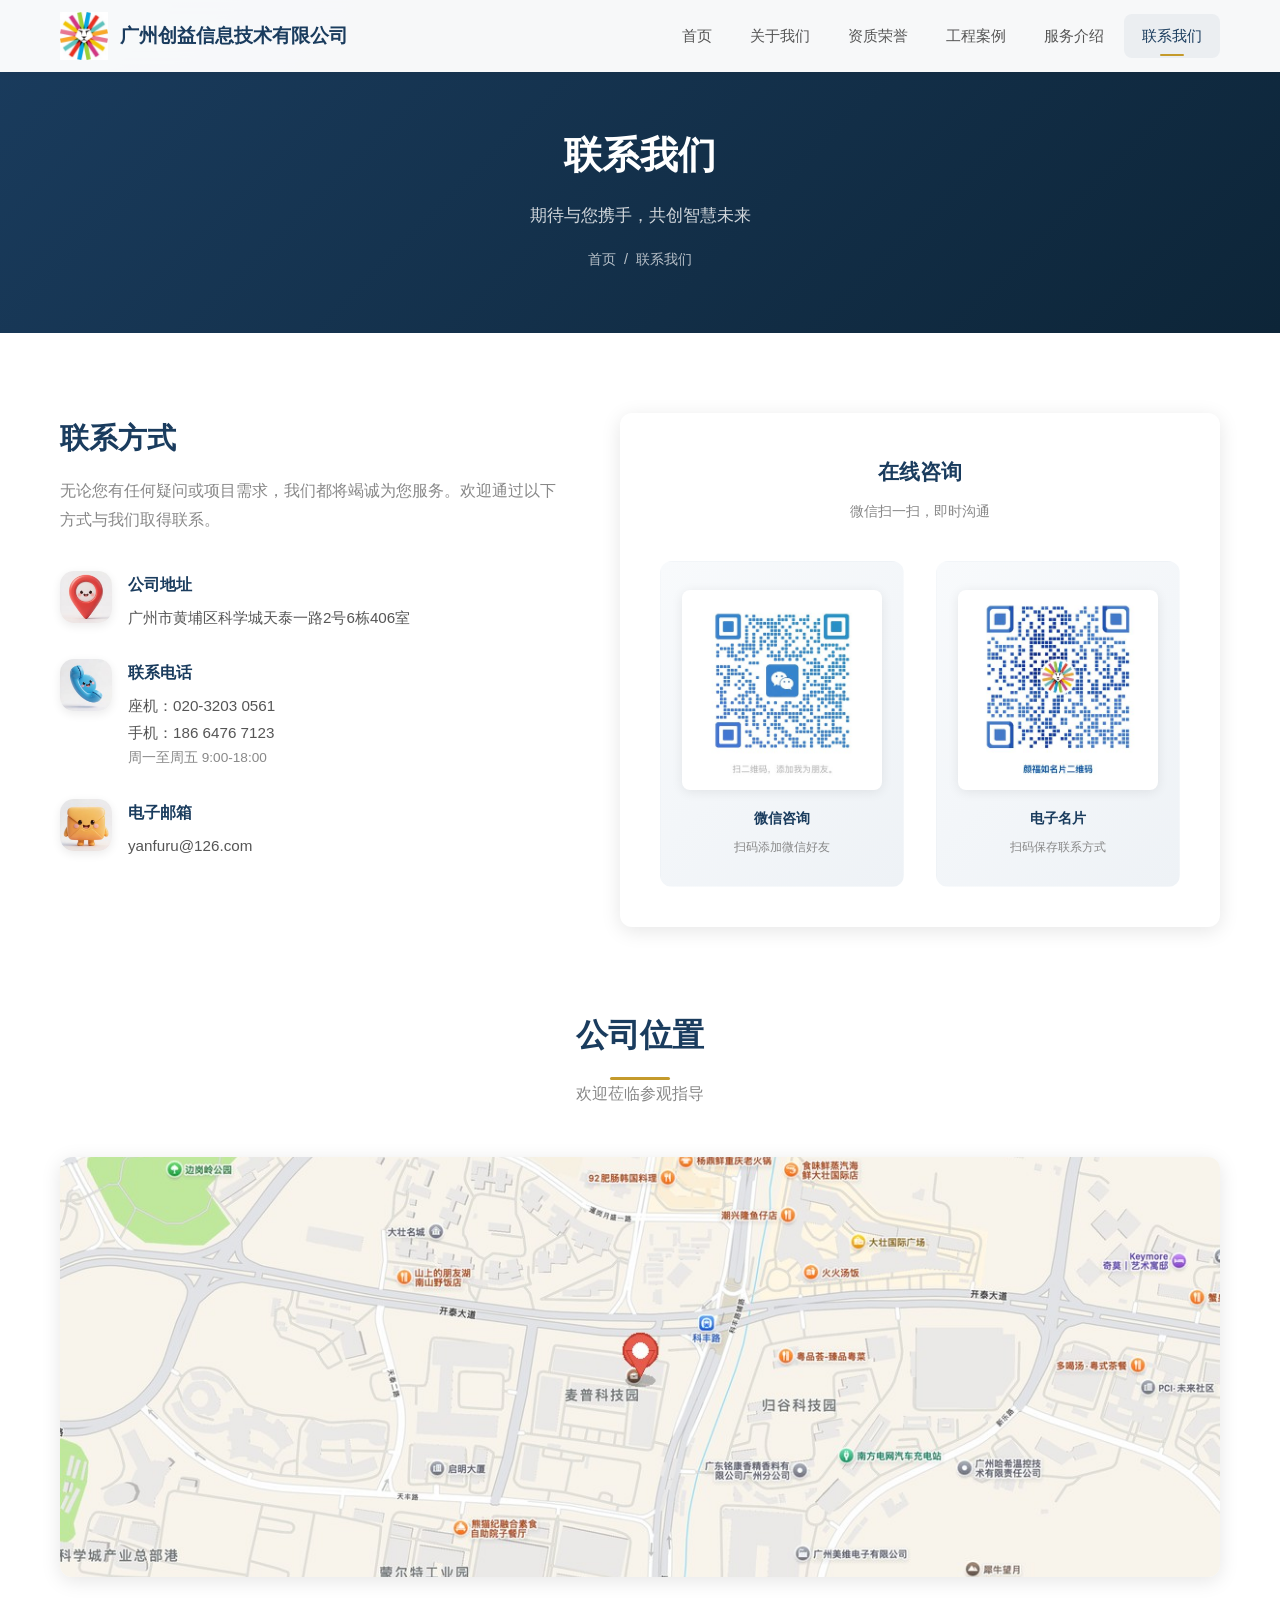
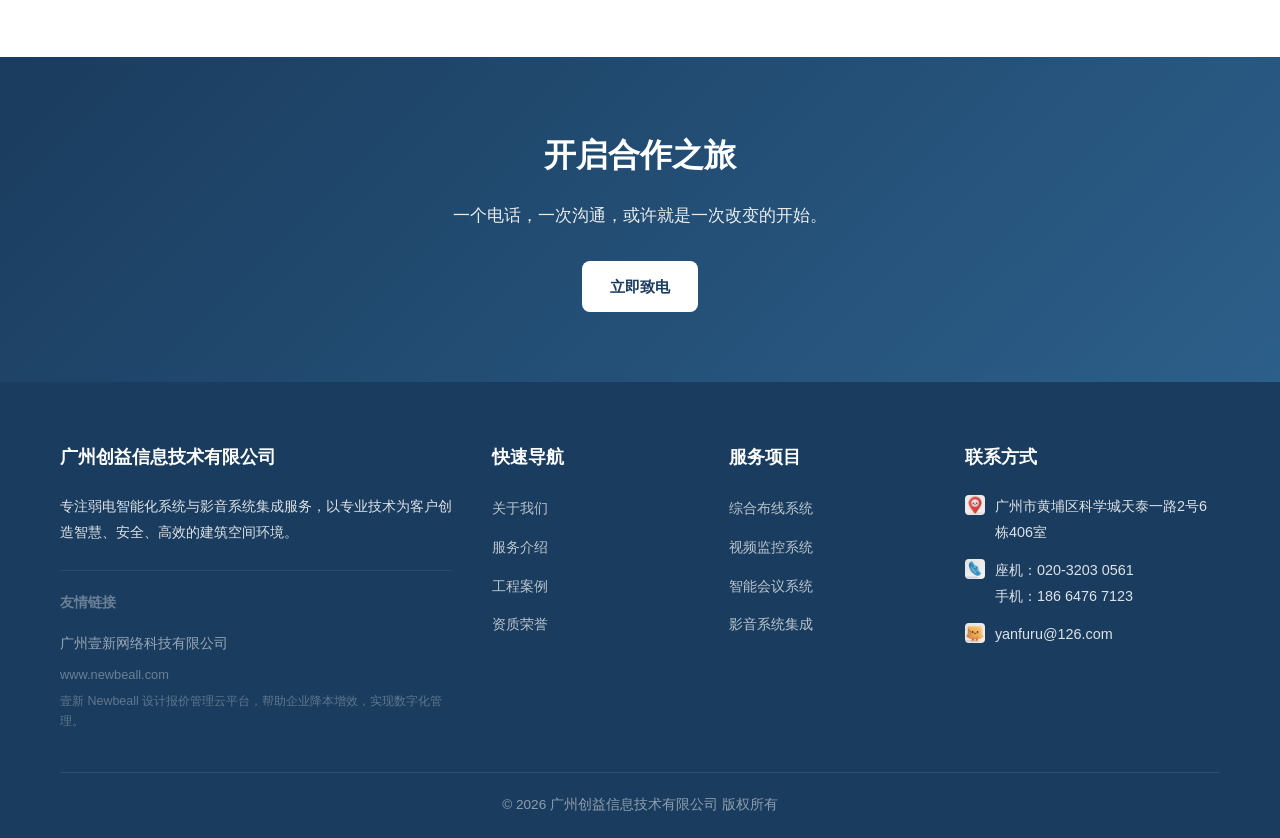
<file: pages/contact.html>
<!DOCTYPE html>
<html lang="zh-CN">
<head>
  <meta charset="UTF-8">
  <meta name="viewport" content="width=device-width, initial-scale=1.0">
  <meta http-equiv="X-Frame-Options" content="SAMEORIGIN">
  <meta name="referrer" content="strict-origin-when-cross-origin">
  <meta name="robots" content="index, follow, max-image-preview:large">
  <meta name="format-detection" content="telephone=no">
  <meta name="description" content="联系广州创益信息技术有限公司 - 地址、电话、邮箱、微信二维码、名片二维码，期待您的垂询与合作。">
  <title>联系我们 - 广州创益信息技术有限公司</title>
<link rel="stylesheet" href="../css/style.css">
  <style>
    .contact-page { padding: 80px 0; }

    .contact-grid {
      display: grid;
      grid-template-columns: 1fr 1.2fr;
      gap: 60px;
    }

    .contact-info h2 {
      font-size: 1.8rem;
      color: var(--color-primary);
      margin-bottom: 12px;
      font-weight: 700;
    }

    .contact-info > p {
      color: var(--color-gray-500);
      margin-bottom: 36px;
      line-height: 1.8;
    }

    .contact-item {
      display: flex;
      gap: 16px;
      margin-bottom: 28px;
      align-items: flex-start;
    }

    .contact-item-icon {
      width: 52px;
      height: 52px;
      border-radius: 14px;
      overflow: hidden;
      flex-shrink: 0;
      box-shadow: 0 3px 10px rgba(0,0,0,0.08);
    }
    .contact-item-icon img {
      width: 100%;
      height: 100%;
      object-fit: cover;
      display: block;
    }

    .contact-item-text h4 {
      font-size: 1rem;
      color: var(--color-primary);
      margin-bottom: 4px;
    }

    .contact-item-text p {
      font-size: 0.95rem;
      color: var(--color-gray-700);
    }

    /* QR Code Display */
    .qr-wrapper {
      background: var(--color-white);
      border-radius: var(--radius-lg);
      padding: 40px;
      box-shadow: var(--shadow-md);
      text-align: center;
    }

    .qr-wrapper h3 {
      font-size: 1.3rem;
      color: var(--color-primary);
      margin-bottom: 8px;
    }

    .qr-wrapper .qr-subtitle {
      font-size: 0.9rem;
      color: var(--color-gray-500);
      margin-bottom: 36px;
    }

    .qr-cards {
      display: grid;
      grid-template-columns: 1fr 1fr;
      gap: 32px;
    }

    .qr-card {
      display: flex;
      flex-direction: column;
      align-items: center;
      padding: 28px 20px;
      border-radius: var(--radius-lg);
      background: linear-gradient(135deg, #f8fafc, #eef2f6);
      transition: var(--transition);
      border: 1px solid transparent;
    }
    .qr-card:hover {
      border-color: rgba(26,60,94,0.1);
      box-shadow: var(--shadow-sm);
      transform: translateY(-2px);
    }

    .qr-card-img {
      width: 200px;
      height: 200px;
      border-radius: var(--radius);
      overflow: hidden;
      box-shadow: 0 2px 12px rgba(0,0,0,0.08);
      background: #fff;
      padding: 8px;
      margin-bottom: 16px;
      display: flex;
      align-items: center;
      justify-content: center;
    }
    .qr-card-img img {
      width: 100%;
      height: 100%;
      object-fit: contain;
      border-radius: 4px;
    }

    .qr-card-label {
      font-size: 0.9rem;
      font-weight: 600;
      color: var(--color-primary);
      margin-bottom: 4px;
    }
    .qr-card-hint {
      font-size: 0.78rem;
      color: var(--color-gray-500);
    }

    @media (max-width: 768px) {
      .qr-cards {
        grid-template-columns: 1fr;
        gap: 20px;
      }
      .qr-wrapper {
        padding: 28px 20px;
      }
      .qr-card-img {
        width: 180px;
        height: 180px;
      }
    }

    /* Map */
    .map-section {
      padding: 0 0 80px;
    }

    .map-container {
      width: 100%;
      height: 420px;
      border-radius: var(--radius-lg);
      overflow: hidden;
      box-shadow: var(--shadow-md);
    }
    .map-container iframe {
      width: 100%;
      height: 100%;
      border: none;
    }

    .map-placeholder {
      width: 100%;
      height: 400px;
      background: linear-gradient(135deg, #e8edf2, #d0d9e0);
      border-radius: var(--radius-lg);
      display: flex;
      flex-direction: column;
      align-items: center;
      justify-content: center;
      color: var(--color-gray-400);
      overflow: hidden;
      position: relative;
    }

    .map-placeholder .pin {
      font-size: 3rem;
      margin-bottom: 12px;
      animation: float 3s ease-in-out infinite;
    }

    @keyframes float {
      0%, 100% { transform: translateY(0); }
      50% { transform: translateY(-12px); }
    }

    .map-placeholder p {
      font-size: 0.95rem;
    }

    .map-grid-bg {
      position: absolute;
      inset: 0;
      background-image: 
        linear-gradient(rgba(0,0,0,0.03) 1px, transparent 1px),
        linear-gradient(90deg, rgba(0,0,0,0.03) 1px, transparent 1px);
      background-size: 40px 40px;
    }

    @media (max-width: 768px) {
      .contact-grid {
        grid-template-columns: 1fr;
      }
    }
  </style>
</head>
<body>

<header class="header">
  <div class="container header-inner">
    <a href="../index.html" class="logo">
      <div class="logo-icon"><img src="../images/logo-lion.png" alt="广州创益"></div>
      <span>广州创益信息技术有限公司</span>
    </a>
    <button class="mobile-toggle" aria-label="菜单">
      <span></span><span></span><span></span>
    </button>
    <nav class="nav">
      <a href="../index.html" class="nav-link">首页</a>
      <a href="about.html" class="nav-link">关于我们</a>
      <a href="qualifications.html" class="nav-link">资质荣誉</a>
      <a href="cases.html" class="nav-link">工程案例</a>
      <a href="services.html" class="nav-link">服务介绍</a>
      <a href="contact.html" class="nav-link active">联系我们</a>
    </nav>
  </div>
</header>

<section class="page-banner">
  <div class="container">
    <h1>联系我们</h1>
    <p>期待与您携手，共创智慧未来</p>
    <div class="breadcrumb">
      <a href="../index.html">首页</a><span>/</span><span>联系我们</span>
    </div>
  </div>
</section>

<section class="contact-page">
  <div class="container">
    <div class="contact-grid">
      <!-- Contact Info -->
      <div class="contact-info fade-in">
        <h2>联系方式</h2>
        <p>无论您有任何疑问或项目需求，我们都将竭诚为您服务。欢迎通过以下方式与我们取得联系。</p>

        <div class="contact-item">
          <div class="contact-item-icon"><img src="../images/icons/icon-location.jpg" alt="地址"></div>
          <div class="contact-item-text">
            <h4>公司地址</h4>
            <p>广州市黄埔区科学城天泰一路2号6栋406室</p>
          </div>
        </div>

        <div class="contact-item">
          <div class="contact-item-icon"><img src="../images/icons/icon-phone.jpg" alt="电话"></div>
          <div class="contact-item-text">
            <h4>联系电话</h4>
            <p>座机：020-3203 0561</p>
            <p>手机：186 6476 7123</p>
            <p style="font-size:0.85rem;color:var(--color-gray-500);">周一至周五 9:00-18:00</p>
          </div>
        </div>

        <div class="contact-item">
          <div class="contact-item-icon"><img src="../images/icons/icon-email.jpg" alt="邮箱"></div>
          <div class="contact-item-text">
            <h4>电子邮箱</h4>
            <p>yanfuru@126.com</p>
          </div>
        </div>

      </div>

      <!-- QR Codes -->
      <div class="qr-wrapper fade-in">
        <h3>在线咨询</h3>
        <p class="qr-subtitle">微信扫一扫，即时沟通</p>

        <div class="qr-cards">
          <div class="qr-card">
            <div class="qr-card-img">
              <img src="../images/qr-wechat.jpg" alt="微信二维码" loading="lazy">
            </div>
            <div class="qr-card-label">微信咨询</div>
            <div class="qr-card-hint">扫码添加微信好友</div>
          </div>
          <div class="qr-card">
            <div class="qr-card-img">
              <img src="../images/qr-card.jpg" alt="名片二维码" loading="lazy">
            </div>
            <div class="qr-card-label">电子名片</div>
            <div class="qr-card-hint">扫码保存联系方式</div>
          </div>
        </div>
      </div>
    </div>
  </div>
</section>

<!-- Map Section -->
<section class="map-section">
  <div class="container">
    <h2 class="section-title fade-in">公司位置</h2>
    <div class="section-title-line"></div>
    <p class="section-subtitle fade-in">欢迎莅临参观指导</p>

    <div class="map-container fade-in">
      <img 
        src="../images/map-location.jpg" 
        alt="公司位置：广州市黄埔区科学城天泰一路2号6栋406室"
        style="width:100%;height:100%;object-fit:cover;display:block;"
        loading="lazy">
    </div>
  </div>
</section>

<section class="cta-section">
  <div class="container fade-in">
    <h2>开启合作之旅</h2>
    <p>一个电话，一次沟通，或许就是一次改变的开始。</p>
    <a href="tel:020-32030561" class="btn btn-white">立即致电</a>
  </div>
</section>

<footer class="footer">
  <div class="container">
    <div class="footer-grid">
      <div class="footer-about">
        <h4>广州创益信息技术有限公司</h4>
        <p>专注弱电智能化系统与影音系统集成服务，以专业技术为客户创造智慧、安全、高效的建筑空间环境。</p>
        <div class="friend-link">
          <h4>友情链接</h4>
          <p class="friend-name"><a href="https://www.newbeall.com" target="_blank" rel="noopener">广州壹新网络科技有限公司</a></p>
          <p class="friend-url">www.newbeall.com</p>
          <p class="friend-desc">壹新 Newbeall 设计报价管理云平台，帮助企业降本增效，实现数字化管理。</p>
        </div>
      </div>
      <div class="footer-links">
        <h4>快速导航</h4>
        <ul>
          <li><a href="about.html">关于我们</a></li>
          <li><a href="services.html">服务介绍</a></li>
          <li><a href="cases.html">工程案例</a></li>
          <li><a href="qualifications.html">资质荣誉</a></li>
        </ul>
      </div>
      <div class="footer-links">
        <h4>服务项目</h4>
        <ul>
          <li><a href="services.html">综合布线系统</a></li>
          <li><a href="services.html">视频监控系统</a></li>
          <li><a href="services.html">智能会议系统</a></li>
          <li><a href="services.html">影音系统集成</a></li>
        </ul>
      </div>
      <div class="footer-contact">
        <h4>联系方式</h4>
        <ul>
          <li><span class="icon"><img src="../images/icons/icon-location.jpg" alt="地址"></span><span>广州市黄埔区科学城天泰一路2号6栋406室</span></li>
          <li><span class="icon"><img src="../images/icons/icon-phone.jpg" alt="电话"></span><span>座机：020-3203 0561<br>手机：186 6476 7123</span></li>
          <li><span class="icon"><img src="../images/icons/icon-email.jpg" alt="邮箱"></span><span>yanfuru@126.com</span></li>
        </ul>
      </div>
    </div>
    <div class="footer-bottom">
      <p>&copy; 2026 广州创益信息技术有限公司 版权所有</p>
    </div>
  </div>
</footer>

<button class="back-to-top" aria-label="回到顶部">↑</button>

<script src="../js/main.js"></script>
</body>
</html>
</file>
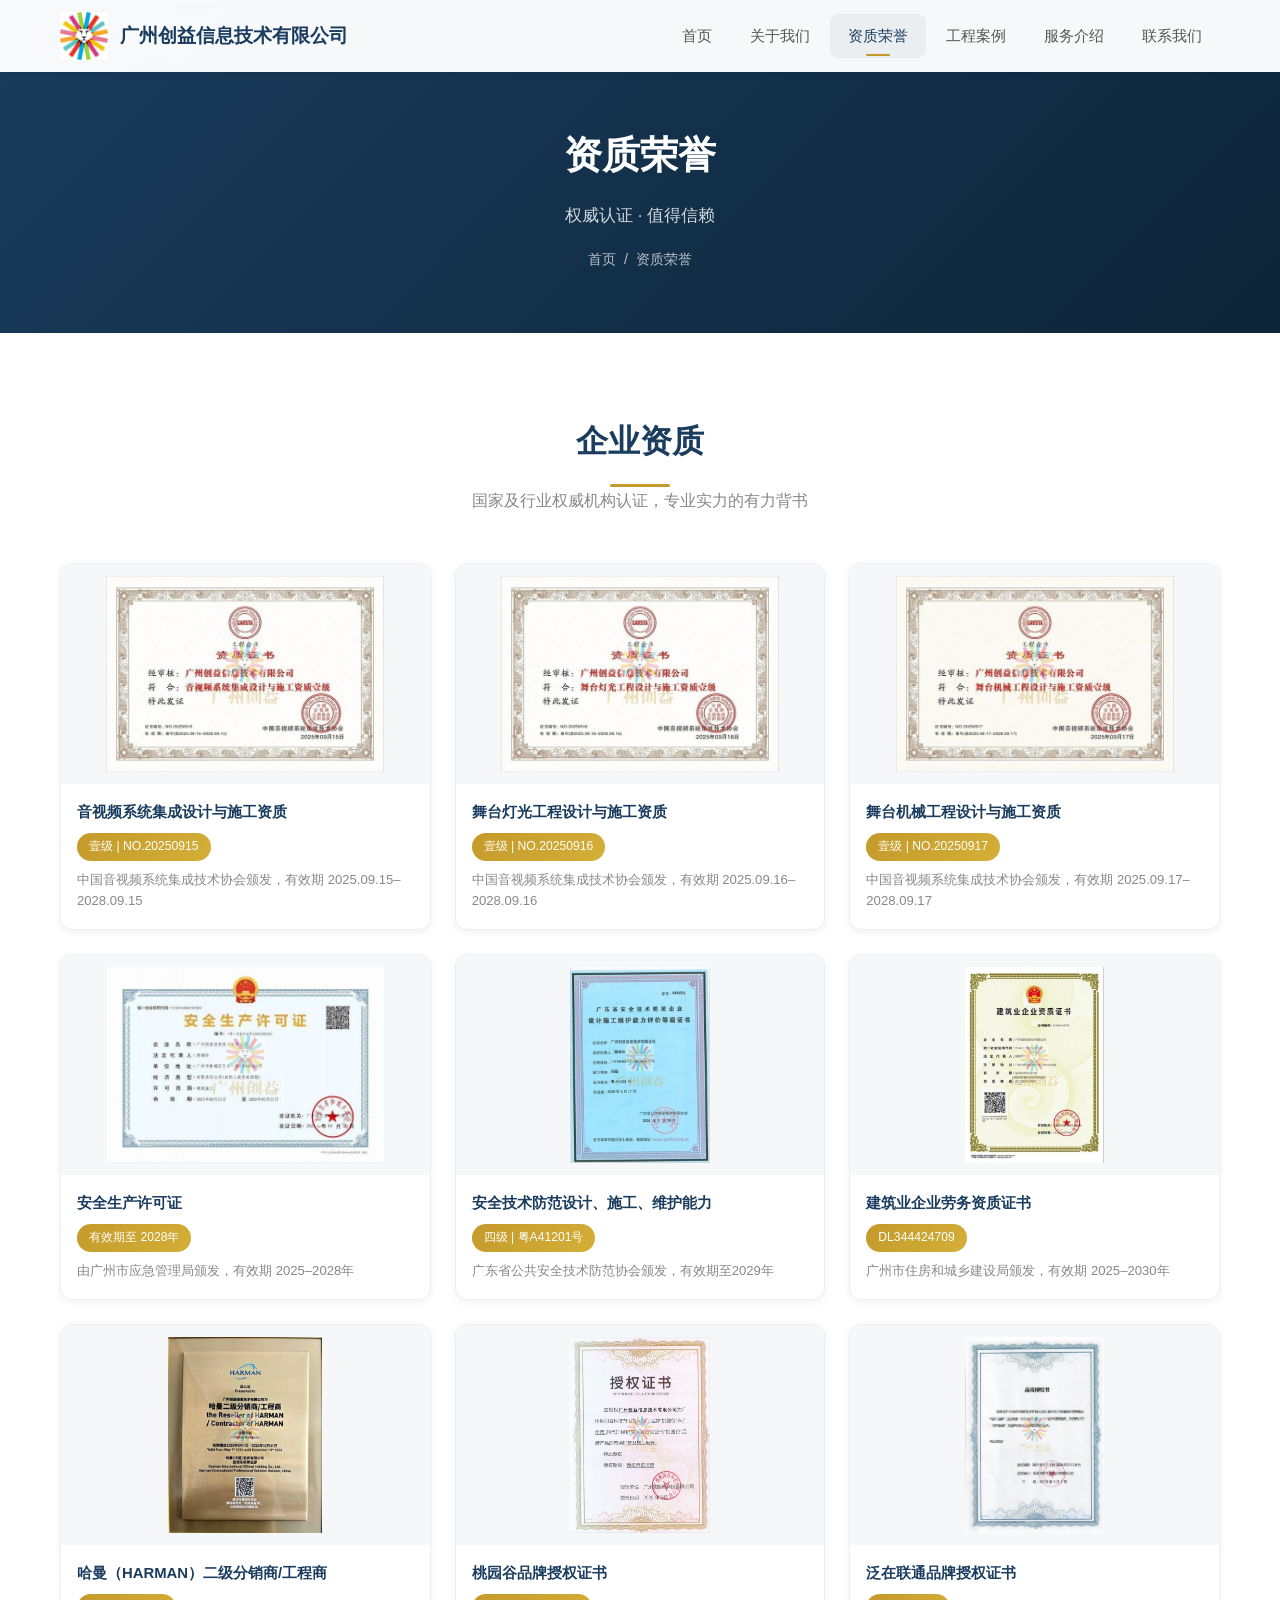
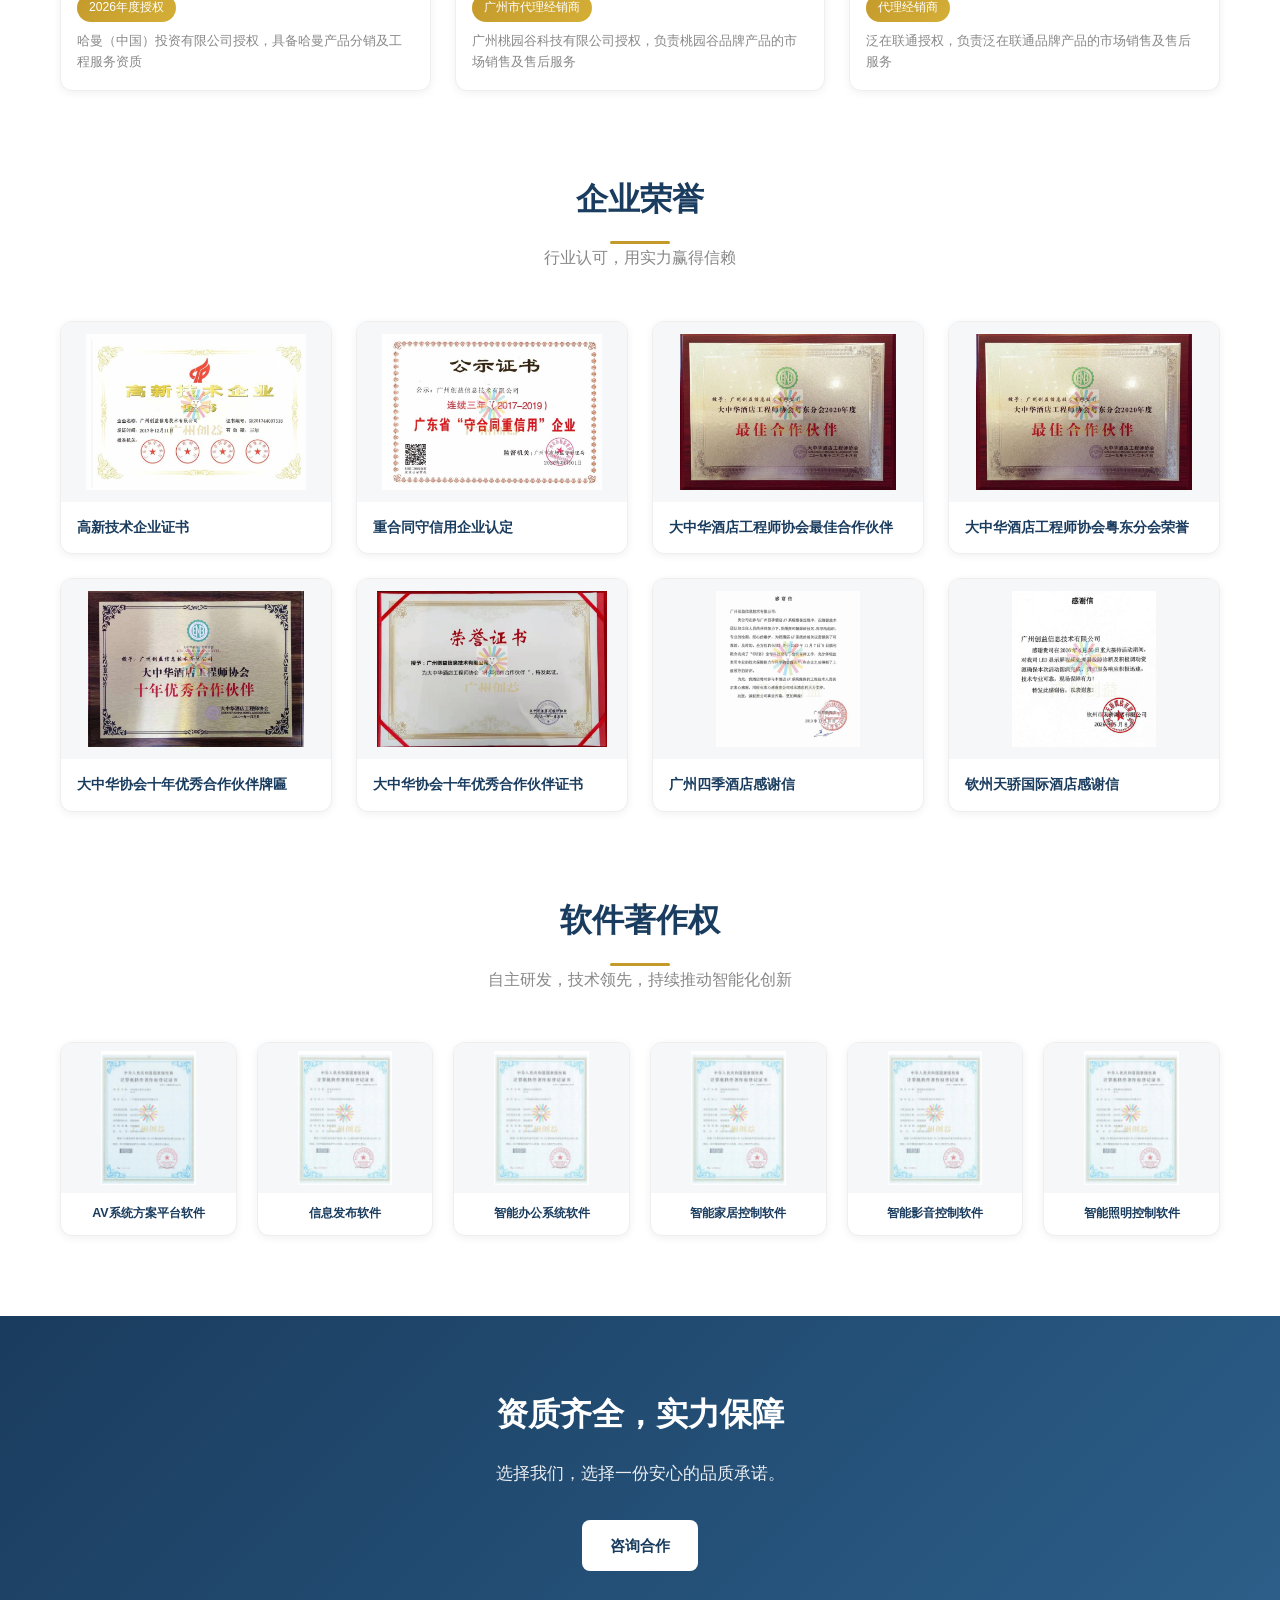
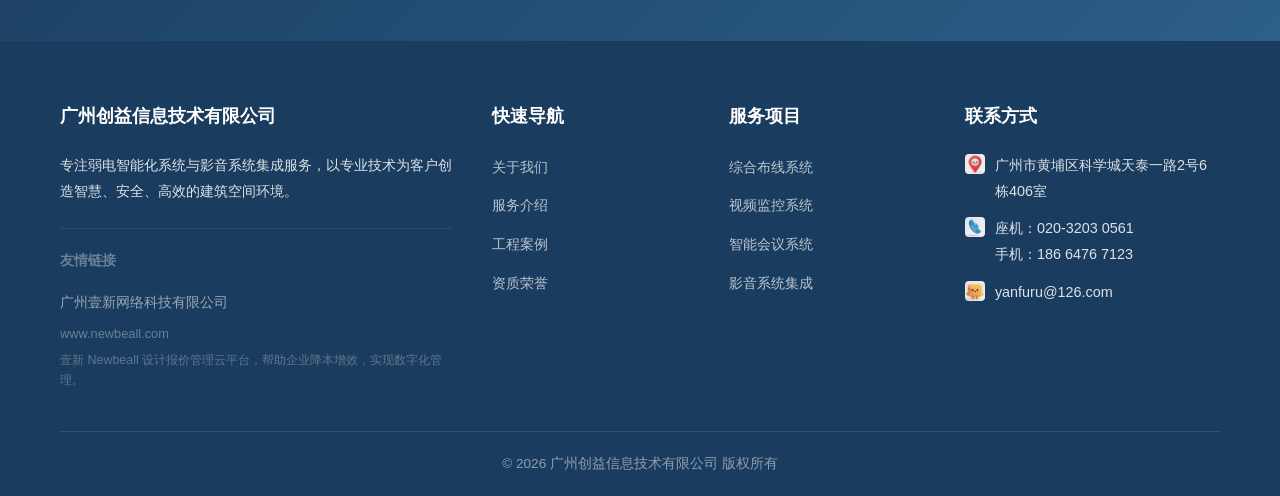
<file: pages/qualifications.html>
<!DOCTYPE html>
<html lang="zh-CN">
<head>
  <meta charset="UTF-8">
  <meta name="viewport" content="width=device-width, initial-scale=1.0">
  <meta http-equiv="X-Frame-Options" content="SAMEORIGIN">
  <meta name="referrer" content="strict-origin-when-cross-origin">
  <meta name="robots" content="index, follow, max-image-preview:large">
  <meta name="format-detection" content="telephone=no">
  <meta name="description" content="广州创益信息技术有限公司资质荣誉 - 专业承包资质、行业认证、权威荣誉。">
  <title>资质荣誉 - 广州创益信息技术有限公司</title>
<link rel="stylesheet" href="../css/style.css">
  <style>
    .qual-page { padding: 80px 0; }
    .qual-section { margin-bottom: 80px; }
    .qual-section:last-child { margin-bottom: 0; }

    .qual-grid {
      display: grid;
      grid-template-columns: repeat(3, 1fr);
      gap: 24px;
    }

    .qual-grid-4 {
      display: grid;
      grid-template-columns: repeat(4, 1fr);
      gap: 24px;
    }

    .qual-card {
      background: var(--color-white);
      border-radius: var(--radius-lg);
      overflow: hidden;
      box-shadow: var(--shadow-sm);
      transition: all 0.3s ease;
      border: 1px solid var(--color-gray-100);
    }
    .qual-card:hover {
      box-shadow: var(--shadow-lg);
      transform: translateY(-4px);
    }

    .cert-img-wrap {
      width: 100%;
      height: 220px;
      overflow: hidden;
      background: #f5f7f9;
      display: flex;
      align-items: center;
      justify-content: center;
    }
    .cert-img-wrap img {
      width: 100%;
      height: 100%;
      object-fit: contain;
      transition: transform 0.4s ease;
      padding: 12px;
    }
    .qual-card:hover .cert-img-wrap img { transform: scale(1.04); }

    .cert-info {
      padding: 18px 16px;
    }
    .cert-info h3 {
      font-size: 0.93rem;
      color: var(--color-primary);
      margin-bottom: 8px;
      font-weight: 600;
      line-height: 1.4;
    }
    .cert-number {
      display: inline-block;
      background: linear-gradient(135deg, #c49a2b, #d4af37);
      color: #fff;
      padding: 3px 12px;
      border-radius: 20px;
      font-size: 0.76rem;
      font-weight: 500;
      margin-bottom: 8px;
    }
    .cert-info p {
      font-size: 0.82rem;
      color: var(--color-gray-500);
      line-height: 1.6;
    }

    /* 荣誉卡片 */
    .honor-card {
      background: var(--color-white);
      border-radius: var(--radius-lg);
      overflow: hidden;
      box-shadow: var(--shadow-sm);
      transition: all 0.3s ease;
      border: 1px solid var(--color-gray-100);
    }
    .honor-card:hover {
      box-shadow: var(--shadow-lg);
      transform: translateY(-4px);
    }
    .honor-img-wrap {
      width: 100%;
      height: 180px;
      overflow: hidden;
      background: #f5f7f9;
      display: flex;
      align-items: center;
      justify-content: center;
    }
    .honor-img-wrap img {
      width: 100%;
      height: 100%;
      object-fit: contain;
      padding: 12px;
      transition: transform 0.4s ease;
    }
    .honor-card:hover .honor-img-wrap img { transform: scale(1.04); }
    .honor-info {
      padding: 16px;
    }
    .honor-info h3 {
      font-size: 0.88rem;
      color: var(--color-primary);
      font-weight: 600;
      line-height: 1.4;
      margin: 0;
    }

    /* 软著卡片 */
    .copyright-grid {
      display: grid;
      grid-template-columns: repeat(6, 1fr);
      gap: 20px;
    }
    .copyright-card {
      background: var(--color-white);
      border-radius: var(--radius-lg);
      overflow: hidden;
      box-shadow: var(--shadow-sm);
      transition: all 0.3s ease;
      border: 1px solid var(--color-gray-100);
    }
    .copyright-card:hover {
      box-shadow: var(--shadow-md);
      transform: translateY(-3px);
    }
    .copyright-img-wrap {
      width: 100%;
      height: 150px;
      overflow: hidden;
      background: #f5f7f9;
      display: flex;
      align-items: center;
      justify-content: center;
    }
    .copyright-img-wrap img {
      width: 100%;
      height: 100%;
      object-fit: contain;
      padding: 8px;
      transition: transform 0.4s ease;
    }
    .copyright-card:hover .copyright-img-wrap img { transform: scale(1.04); }
    .copyright-info {
      padding: 12px;
      text-align: center;
    }
    .copyright-info h4 {
      font-size: 0.78rem;
      color: var(--color-primary);
      font-weight: 600;
      line-height: 1.4;
      margin: 0;
    }

    @media (max-width: 1100px) {
      .qual-grid { grid-template-columns: repeat(2, 1fr); }
      .qual-grid-4 { grid-template-columns: repeat(2, 1fr); }
      .copyright-grid { grid-template-columns: repeat(3, 1fr); }
    }
    @media (max-width: 640px) {
      .qual-grid, .qual-grid-4 { grid-template-columns: 1fr; }
      .copyright-grid { grid-template-columns: repeat(2, 1fr); }
      .cert-img-wrap { height: 180px; }
    }
  </style>
</head>
<body>

<header class="header">
  <div class="container header-inner">
    <a href="../index.html" class="logo">
      <div class="logo-icon"><img src="../images/logo-lion.png" alt="广州创益"></div>
      <span>广州创益信息技术有限公司</span>
    </a>
    <button class="mobile-toggle" aria-label="菜单">
      <span></span><span></span><span></span>
    </button>
    <nav class="nav">
      <a href="../index.html" class="nav-link">首页</a>
      <a href="about.html" class="nav-link">关于我们</a>
      <a href="qualifications.html" class="nav-link active">资质荣誉</a>
      <a href="cases.html" class="nav-link">工程案例</a>
      <a href="services.html" class="nav-link">服务介绍</a>
      <a href="contact.html" class="nav-link">联系我们</a>
    </nav>
  </div>
</header>

<section class="page-banner">
  <div class="container">
    <h1>资质荣誉</h1>
    <p>权威认证 · 值得信赖</p>
    <div class="breadcrumb">
      <a href="../index.html">首页</a><span>/</span><span>资质荣誉</span>
    </div>
  </div>
</section>

<section class="qual-page">
  <div class="container">

    <!-- ① 企业资质 -->
    <div class="qual-section">
      <h2 class="section-title fade-in">企业资质</h2>
      <div class="section-title-line"></div>
      <p class="section-subtitle fade-in">国家及行业权威机构认证，专业实力的有力背书</p>

      <div class="qual-grid">

        <!-- 音视频系统集成设计与施工资质壹级 -->
        <div class="qual-card fade-in">
          <div class="cert-img-wrap">
            <img src="../images/certificates/cert-av-integration.jpg" alt="音视频系统集成设计与施工资质壹级" loading="lazy">
          </div>
          <div class="cert-info">
            <h3>音视频系统集成设计与施工资质</h3>
            <div class="cert-number">壹级 | NO.20250915</div>
            <p>中国音视频系统集成技术协会颁发，有效期 2025.09.15–2028.09.15</p>
          </div>
        </div>

        <!-- 舞台灯光工程设计与施工资质壹级 -->
        <div class="qual-card fade-in">
          <div class="cert-img-wrap">
            <img src="../images/certificates/cert-stage-lighting.jpg" alt="舞台灯光工程设计与施工资质壹级" loading="lazy">
          </div>
          <div class="cert-info">
            <h3>舞台灯光工程设计与施工资质</h3>
            <div class="cert-number">壹级 | NO.20250916</div>
            <p>中国音视频系统集成技术协会颁发，有效期 2025.09.16–2028.09.16</p>
          </div>
        </div>

        <!-- 舞台机械工程设计与施工资质壹级 -->
        <div class="qual-card fade-in">
          <div class="cert-img-wrap">
            <img src="../images/certificates/cert-stage-machinery.jpg" alt="舞台机械工程设计与施工资质壹级" loading="lazy">
          </div>
          <div class="cert-info">
            <h3>舞台机械工程设计与施工资质</h3>
            <div class="cert-number">壹级 | NO.20250917</div>
            <p>中国音视频系统集成技术协会颁发，有效期 2025.09.17–2028.09.17</p>
          </div>
        </div>

        <!-- 安全生产许可证 -->
        <div class="qual-card fade-in">
          <div class="cert-img-wrap">
            <img src="../images/certificates/cert-safety-permit.jpg" alt="安全生产许可证" loading="lazy">
          </div>
          <div class="cert-info">
            <h3>安全生产许可证</h3>
            <div class="cert-number">有效期至 2028年</div>
            <p>由广州市应急管理局颁发，有效期 2025–2028年</p>
          </div>
        </div>

        <!-- 安全技术防范四级 -->
        <div class="qual-card fade-in">
          <div class="cert-img-wrap">
            <img src="../images/certificates/cert-security-level4.jpg" alt="安全技术防范设计施工维护能力四级" loading="lazy">
          </div>
          <div class="cert-info">
            <h3>安全技术防范设计、施工、维护能力</h3>
            <div class="cert-number">四级 | 粤A41201号</div>
            <p>广东省公共安全技术防范协会颁发，有效期至2029年</p>
          </div>
        </div>

        <!-- 建筑业劳务资质 -->
        <div class="qual-card fade-in">
          <div class="cert-img-wrap">
            <img src="../images/certificates/cert-labor.jpg" alt="建筑业企业劳务资质证书" loading="lazy">
          </div>
          <div class="cert-info">
            <h3>建筑业企业劳务资质证书</h3>
            <div class="cert-number">DL344424709</div>
            <p>广州市住房和城乡建设局颁发，有效期 2025–2030年</p>
          </div>
        </div>

        <!-- 哈曼二级分销商 -->
        <div class="qual-card fade-in">
          <div class="cert-img-wrap">
            <img src="../images/certificates/cert-harman.jpg" alt="哈曼HARMAN二级分销商工程商授权" loading="lazy">
          </div>
          <div class="cert-info">
            <h3>哈曼（HARMAN）二级分销商/工程商</h3>
            <div class="cert-number">2026年度授权</div>
            <p>哈曼（中国）投资有限公司授权，具备哈曼产品分销及工程服务资质</p>
          </div>
        </div>

        <!-- 桃园谷品牌代理证书 -->
        <div class="qual-card fade-in">
          <div class="cert-img-wrap">
            <img src="../images/certificates/cert-taoyuan-gu.jpg" alt="桃园谷品牌授权证书" loading="lazy">
          </div>
          <div class="cert-info">
            <h3>桃园谷品牌授权证书</h3>
            <div class="cert-number">广州市代理经销商</div>
            <p>广州桃园谷科技有限公司授权，负责桃园谷品牌产品的市场销售及售后服务</p>
          </div>
        </div>

        <!-- 泛在联通品牌代理证书 -->
        <div class="qual-card fade-in">
          <div class="cert-img-wrap">
            <img src="../images/certificates/cert-fanzai-liantong.jpg" alt="泛在联通品牌授权证书" loading="lazy">
          </div>
          <div class="cert-info">
            <h3>泛在联通品牌授权证书</h3>
            <div class="cert-number">代理经销商</div>
            <p>泛在联通授权，负责泛在联通品牌产品的市场销售及售后服务</p>
          </div>
        </div>

      </div>
    </div>

    <!-- ② 企业荣誉 -->
    <div class="qual-section">
      <h2 class="section-title fade-in">企业荣誉</h2>
      <div class="section-title-line"></div>
      <p class="section-subtitle fade-in">行业认可，用实力赢得信赖</p>

      <div class="qual-grid-4">

        <!-- 高新技术企业 -->
        <div class="honor-card fade-in">
          <div class="honor-img-wrap">
            <img src="../images/honors/honor-hiqe.jpg" alt="高新技术企业证书" loading="lazy">
          </div>
          <div class="honor-info">
            <h3>高新技术企业证书</h3>
          </div>
        </div>

        <!-- 重合同守信用 -->
        <div class="honor-card fade-in">
          <div class="honor-img-wrap">
            <img src="../images/honors/honor-credit.jpeg" alt="重合同守信用认定" loading="lazy">
          </div>
          <div class="honor-info">
            <h3>重合同守信用企业认定</h3>
          </div>
        </div>

        <!-- 大中华最佳合作伙伴 -->
        <div class="honor-card fade-in">
          <div class="honor-img-wrap">
            <img src="../images/honors/honor-gchea-partner.jpg" alt="大中华酒店工程师协会最佳合作伙伴" loading="lazy">
          </div>
          <div class="honor-info">
            <h3>大中华酒店工程师协会最佳合作伙伴</h3>
          </div>
        </div>

        <!-- 大中华粤东 -->
        <div class="honor-card fade-in">
          <div class="honor-img-wrap">
            <img src="../images/honors/honor-gchea-east.jpeg" alt="大中华酒店工程师协会粤东分会荣誉" loading="lazy">
          </div>
          <div class="honor-info">
            <h3>大中华酒店工程师协会粤东分会荣誉</h3>
          </div>
        </div>

        <!-- 十年优秀合作伙伴牌匾 -->
        <div class="honor-card fade-in">
          <div class="honor-img-wrap">
            <img src="../images/honors/honor-gchea-plaque.jpg" alt="大中华酒店工程师协会十年优秀合作伙伴牌匾" loading="lazy">
          </div>
          <div class="honor-info">
            <h3>大中华协会十年优秀合作伙伴牌匾</h3>
          </div>
        </div>

        <!-- 十年优秀合作伙伴证书 -->
        <div class="honor-card fade-in">
          <div class="honor-img-wrap">
            <img src="../images/honors/honor-gchea-cert.jpg" alt="大中华酒店工程师协会十年优秀合作伙伴证书" loading="lazy">
          </div>
          <div class="honor-info">
            <h3>大中华协会十年优秀合作伙伴证书</h3>
          </div>
        </div>

        <!-- 广州四季酒店感谢信 -->
        <div class="honor-card fade-in">
          <div class="honor-img-wrap">
            <img src="../images/honors/honor-thanks-four-seasons.jpg" alt="广州四季酒店感谢信" loading="lazy">
          </div>
          <div class="honor-info">
            <h3>广州四季酒店感谢信</h3>
          </div>
        </div>

        <!-- 钦州天骄国际酒店感谢信 -->
        <div class="honor-card fade-in">
          <div class="honor-img-wrap">
            <img src="../images/honors/honor-thanks-tianjiao.jpg" alt="钦州天骄国际酒店感谢信" loading="lazy">
          </div>
          <div class="honor-info">
            <h3>钦州天骄国际酒店感谢信</h3>
          </div>
        </div>

      </div>
    </div>

    <!-- ③ 软件著作权 -->
    <div class="qual-section">
      <h2 class="section-title fade-in">软件著作权</h2>
      <div class="section-title-line"></div>
      <p class="section-subtitle fade-in">自主研发，技术领先，持续推动智能化创新</p>

      <div class="copyright-grid">

        <div class="copyright-card fade-in">
          <div class="copyright-img-wrap">
            <img src="../images/copyrights/AV%E7%B3%BB%E7%BB%9F%E6%96%B9%E6%A1%88%E5%B9%B3%E5%8F%B0%E8%BD%AF%E4%BB%B6.jpg" alt="AV系统方案平台软件" loading="lazy">
          </div>
          <div class="copyright-info">
            <h4>AV系统方案平台软件</h4>
          </div>
        </div>

        <div class="copyright-card fade-in">
          <div class="copyright-img-wrap">
            <img src="../images/copyrights/%E4%BF%A1%E6%81%AF%E5%8F%91%E5%B8%83%E8%BD%AF%E4%BB%B6.jpg" alt="信息发布软件" loading="lazy">
          </div>
          <div class="copyright-info">
            <h4>信息发布软件</h4>
          </div>
        </div>

        <div class="copyright-card fade-in">
          <div class="copyright-img-wrap">
            <img src="../images/copyrights/%E6%99%BA%E8%83%BD%E5%8A%9E%E5%85%AC%E7%B3%BB%E7%BB%9F%E8%BD%AF%E4%BB%B6.jpg" alt="智能办公系统软件" loading="lazy">
          </div>
          <div class="copyright-info">
            <h4>智能办公系统软件</h4>
          </div>
        </div>

        <div class="copyright-card fade-in">
          <div class="copyright-img-wrap">
            <img src="../images/copyrights/%E6%99%BA%E8%83%BD%E5%AE%B6%E5%B1%85%E6%8E%A7%E5%88%B6%E8%BD%AF%E4%BB%B6.jpg" alt="智能家居控制软件" loading="lazy">
          </div>
          <div class="copyright-info">
            <h4>智能家居控制软件</h4>
          </div>
        </div>

        <div class="copyright-card fade-in">
          <div class="copyright-img-wrap">
            <img src="../images/copyrights/%E6%99%BA%E8%83%BD%E5%BD%B1%E9%9F%B3%E6%8E%A7%E5%88%B6%E8%BD%AF%E4%BB%B6.jpg" alt="智能影音控制软件" loading="lazy">
          </div>
          <div class="copyright-info">
            <h4>智能影音控制软件</h4>
          </div>
        </div>

        <div class="copyright-card fade-in">
          <div class="copyright-img-wrap">
            <img src="../images/copyrights/%E6%99%BA%E8%83%BD%E7%85%A7%E6%98%8E%E6%8E%A7%E5%88%B6%E8%BD%AF%E4%BB%B6.jpg" alt="智能照明控制软件" loading="lazy">
          </div>
          <div class="copyright-info">
            <h4>智能照明控制软件</h4>
          </div>
        </div>

      </div>
    </div>

  </div>
</section>

<section class="cta-section">
  <div class="container fade-in">
    <h2>资质齐全，实力保障</h2>
    <p>选择我们，选择一份安心的品质承诺。</p>
    <a href="contact.html" class="btn btn-white">咨询合作</a>
  </div>
</section>

<footer class="footer">
  <div class="container">
    <div class="footer-grid">
      <div class="footer-about">
        <h4>广州创益信息技术有限公司</h4>
        <p>专注弱电智能化系统与影音系统集成服务，以专业技术为客户创造智慧、安全、高效的建筑空间环境。</p>
        <div class="friend-link">
          <h4>友情链接</h4>
          <p class="friend-name"><a href="https://www.newbeall.com" target="_blank" rel="noopener">广州壹新网络科技有限公司</a></p>
          <p class="friend-url">www.newbeall.com</p>
          <p class="friend-desc">壹新 Newbeall 设计报价管理云平台，帮助企业降本增效，实现数字化管理。</p>
        </div>
      </div>
      <div class="footer-links">
        <h4>快速导航</h4>
        <ul>
          <li><a href="about.html">关于我们</a></li>
          <li><a href="services.html">服务介绍</a></li>
          <li><a href="cases.html">工程案例</a></li>
          <li><a href="qualifications.html">资质荣誉</a></li>
        </ul>
      </div>
      <div class="footer-links">
        <h4>服务项目</h4>
        <ul>
          <li><a href="services.html">综合布线系统</a></li>
          <li><a href="services.html">视频监控系统</a></li>
          <li><a href="services.html">智能会议系统</a></li>
          <li><a href="services.html">影音系统集成</a></li>
        </ul>
      </div>
      <div class="footer-contact">
        <h4>联系方式</h4>
        <ul>
          <li><span class="icon"><img src="../images/icons/icon-location.jpg" alt="地址"></span><span>广州市黄埔区科学城天泰一路2号6栋406室</span></li>
          <li><span class="icon"><img src="../images/icons/icon-phone.jpg" alt="电话"></span><span>座机：020-3203 0561<br>手机：186 6476 7123</span></li>
          <li><span class="icon"><img src="../images/icons/icon-email.jpg" alt="邮箱"></span><span>yanfuru@126.com</span></li>
        </ul>
      </div>
    </div>
    <div class="footer-bottom">
      <p>&copy; 2026 广州创益信息技术有限公司 版权所有</p>
    </div>
  </div>
</footer>

<script src="../js/main.js"></script>
</body>
</html>
</file>
<file: css/style.css>
/* ============================================
   广州创益信息技术有限公司 - 全局样式
   弱电智能化系统 · 影音系统集成服务商
   ============================================ */

/* --- Reset & Base --- */
*,
*::before,
*::after {
  margin: 0;
  padding: 0;
  box-sizing: border-box;
}

:root {
  --color-primary: #1a3c5e;
  --color-primary-light: #2c5f8a;
  --color-accent: #c49a2b;
  --color-accent-light: #e0be5a;
  --color-dark: #1a1a1a;
  --color-gray-900: #2d2d2d;
  --color-gray-700: #555;
  --color-gray-500: #888;
  --color-gray-300: #bbb;
  --color-gray-100: #eee;
  --color-gray-50: #f7f7f7;
  --color-white: #fff;
  --color-bg: #fafbfc;
  --font-heading: 'Noto Sans SC', 'PingFang SC', 'Microsoft YaHei', sans-serif;
  --font-body: 'Noto Sans SC', 'PingFang SC', 'Microsoft YaHei', sans-serif;
  --shadow-sm: 0 2px 8px rgba(0, 0, 0, 0.06);
  --shadow-md: 0 4px 20px rgba(0, 0, 0, 0.1);
  --shadow-lg: 0 8px 40px rgba(0, 0, 0, 0.12);
  --radius: 8px;
  --radius-lg: 12px;
  --transition: all 0.3s ease;
  --max-width: 1200px;
}

html {
  scroll-behavior: smooth;
  font-size: 16px;
}

body {
  font-family: var(--font-body);
  color: var(--color-gray-900);
  background: var(--color-white);
  line-height: 1.8;
  -webkit-font-smoothing: antialiased;
}

a {
  text-decoration: none;
  color: inherit;
  transition: var(--transition);
}

ul {
  list-style: none;
}

img {
  max-width: 100%;
  height: auto;
  display: block;
}

.container {
  max-width: var(--max-width);
  margin: 0 auto;
  padding: 0 20px;
}

/* --- Typography --- */
.section-title {
  font-family: var(--font-heading);
  font-size: 2rem;
  font-weight: 700;
  color: var(--color-primary);
  text-align: center;
  margin-bottom: 0.5rem;
}

.section-subtitle {
  text-align: center;
  color: var(--color-gray-500);
  font-size: 1rem;
  margin-bottom: 3rem;
}

.section-title-line {
  width: 60px;
  height: 3px;
  background: var(--color-accent);
  margin: 0.8rem auto 0;
  border-radius: 2px;
}

/* --- Header / Navigation --- */
.header {
  position: fixed;
  top: 0;
  left: 0;
  width: 100%;
  z-index: 1000;
  background: rgba(255, 255, 255, 0.97);
  backdrop-filter: blur(10px);
  box-shadow: var(--shadow-sm);
  transition: var(--transition);
}

.header.scrolled {
  box-shadow: var(--shadow-md);
}

.header-inner {
  display: flex;
  align-items: center;
  justify-content: space-between;
  height: 72px;
}

.logo {
  display: flex;
  align-items: center;
  gap: 12px;
  font-family: var(--font-heading);
  font-weight: 700;
  font-size: 1.2rem;
  color: var(--color-primary);
}

.logo-icon {
  width: 48px;
  height: 48px;
  overflow: hidden;
  flex-shrink: 0;
}

.logo-icon img {
  width: 100%;
  height: 100%;
  object-fit: contain;
  display: block;
}

.nav {
  display: flex;
  align-items: center;
  gap: 2px;
}

.nav-link {
  display: block;
  padding: 8px 18px;
  font-size: 0.95rem;
  color: var(--color-gray-700);
  border-radius: var(--radius);
  font-weight: 500;
  position: relative;
}

.nav-link:hover,
.nav-link.active {
  color: var(--color-primary);
  background: rgba(26, 60, 94, 0.05);
}

.nav-link.active::after {
  content: '';
  position: absolute;
  bottom: 2px;
  left: 50%;
  transform: translateX(-50%);
  width: 24px;
  height: 2px;
  background: var(--color-accent);
  border-radius: 1px;
}

.mobile-toggle {
  display: none;
  flex-direction: column;
  gap: 5px;
  cursor: pointer;
  padding: 8px;
  background: none;
  border: none;
}

.mobile-toggle span {
  display: block;
  width: 24px;
  height: 2px;
  background: var(--color-primary);
  border-radius: 2px;
  transition: var(--transition);
}

.mobile-toggle.active span:nth-child(1) {
  transform: rotate(45deg) translate(5px, 5px);
}

.mobile-toggle.active span:nth-child(2) {
  opacity: 0;
}

.mobile-toggle.active span:nth-child(3) {
  transform: rotate(-45deg) translate(5px, -5px);
}

/* --- Footer --- */
.footer {
  background: var(--color-primary);
  color: rgba(255, 255, 255, 0.85);
  padding: 60px 0 0;
}

.footer-grid {
  display: grid;
  grid-template-columns: 2fr 1fr 1fr 1.3fr;
  gap: 40px;
  padding-bottom: 40px;
  border-bottom: 1px solid rgba(255, 255, 255, 0.1);
}

.footer h4 {
  font-size: 1.1rem;
  color: var(--color-white);
  margin-bottom: 20px;
  font-weight: 600;
}

.footer-about p {
  font-size: 0.9rem;
  line-height: 1.8;
  margin-top: 16px;
}

.footer-about .friend-link {
  margin-top: 24px;
  padding-top: 20px;
  border-top: 1px solid rgba(255, 255, 255, 0.08);
}

.footer-about .friend-link h4 {
  font-size: 0.85rem;
  color: rgba(255, 255, 255, 0.35);
  margin-bottom: 10px;
}

.footer-about .friend-link .friend-name a {
  font-size: 0.9rem;
  color: rgba(255, 255, 255, 0.55);
  text-decoration: none;
  transition: color 0.2s;
}

.footer-about .friend-link .friend-name a:hover {
  color: var(--color-accent);
}

.footer-about .friend-link .friend-url {
  font-size: 0.8rem;
  color: rgba(255, 255, 255, 0.35);
  margin-top: 6px;
}

.footer-about .friend-link .friend-desc {
  font-size: 0.78rem;
  color: rgba(255, 255, 255, 0.3);
  margin-top: 6px;
  line-height: 1.6;
}

.footer-links li {
  margin-bottom: 10px;
}

.footer-links a {
  font-size: 0.9rem;
  color: rgba(255, 255, 255, 0.7);
}

.footer-links a:hover {
  color: var(--color-accent-light);
}

.footer-contact li {
  display: flex;
  gap: 10px;
  margin-bottom: 12px;
  font-size: 0.9rem;
  align-items: flex-start;
}

.footer-contact .icon {
  flex-shrink: 0;
  width: 20px;
  height: 20px;
  border-radius: 4px;
  overflow: hidden;
  margin-top: 1px;
}
.footer-contact .icon img {
  width: 100%;
  height: 100%;
  object-fit: cover;
  display: block;
}

.footer-bottom {
  padding: 20px 0;
  text-align: center;
  font-size: 0.85rem;
  color: rgba(255, 255, 255, 0.5);
}

.footer-links-bar {
  display: flex;
  align-items: center;
  justify-content: center;
  flex-wrap: wrap;
  gap: 8px;
  margin-bottom: 14px;
  padding-bottom: 14px;
  border-bottom: 1px solid rgba(255, 255, 255, 0.08);
  font-size: 0.82rem;
  color: rgba(255, 255, 255, 0.35);
}

.footer-links-bar span {
  color: rgba(255, 255, 255, 0.4);
}

.footer-links-bar a {
  color: rgba(255, 255, 255, 0.45);
  text-decoration: none;
  transition: color 0.2s ease;
}

.footer-links-bar a:hover {
  color: var(--color-accent);
}

/* --- Buttons --- */
.btn {
  display: inline-flex;
  align-items: center;
  justify-content: center;
  gap: 8px;
  padding: 12px 28px;
  font-size: 0.95rem;
  font-weight: 600;
  border-radius: var(--radius);
  border: none;
  cursor: pointer;
  transition: var(--transition);
  font-family: var(--font-body);
}

.btn-primary {
  background: var(--color-primary);
  color: var(--color-white);
}

.btn-primary:hover {
  background: var(--color-primary-light);
  transform: translateY(-2px);
  box-shadow: 0 6px 20px rgba(26, 60, 94, 0.3);
}

.btn-accent {
  background: var(--color-accent);
  color: var(--color-white);
}

.btn-accent:hover {
  background: var(--color-accent-light);
  transform: translateY(-2px);
  box-shadow: 0 6px 20px rgba(196, 154, 43, 0.3);
}

.btn-outline {
  background: transparent;
  color: var(--color-primary);
  border: 2px solid var(--color-primary);
}

.btn-outline:hover {
  background: var(--color-primary);
  color: var(--color-white);
}

.btn-white {
  background: var(--color-white);
  color: var(--color-primary);
}

.btn-white:hover {
  background: var(--color-gray-50);
  transform: translateY(-2px);
}

/* --- Page Banner --- */
.page-banner {
  padding: 120px 0 60px;
  background: linear-gradient(135deg, var(--color-primary) 0%, #0d2538 100%);
  text-align: center;
  color: var(--color-white);
}

.page-banner h1 {
  font-family: var(--font-heading);
  font-size: 2.4rem;
  font-weight: 700;
  margin-bottom: 12px;
}

.page-banner p {
  font-size: 1.05rem;
  opacity: 0.8;
}

.breadcrumb {
  display: flex;
  justify-content: center;
  gap: 8px;
  font-size: 0.9rem;
  margin-top: 16px;
  opacity: 0.7;
}

.breadcrumb a:hover {
  color: var(--color-accent-light);
}

/* --- Stats --- */
.stats {
  display: grid;
  grid-template-columns: repeat(4, 1fr);
  gap: 30px;
  padding: 60px 0;
}

.stat-item {
  text-align: center;
}

.stat-number {
  font-family: var(--font-heading);
  font-size: 2.8rem;
  font-weight: 700;
  color: var(--color-primary);
  line-height: 1.2;
}

.stat-label {
  font-size: 0.95rem;
  color: var(--color-gray-500);
  margin-top: 8px;
}

/* --- Cards --- */
.card {
  background: var(--color-white);
  border-radius: var(--radius-lg);
  overflow: hidden;
  box-shadow: var(--shadow-sm);
  transition: var(--transition);
}

.card:hover {
  box-shadow: var(--shadow-md);
  transform: translateY(-4px);
}

/* --- CTA Section --- */
.cta-section {
  background: linear-gradient(135deg, var(--color-primary) 0%, var(--color-primary-light) 100%);
  padding: 70px 0;
  text-align: center;
  color: var(--color-white);
}

.cta-section h2 {
  font-size: 2rem;
  font-weight: 700;
  margin-bottom: 16px;
}

.cta-section p {
  font-size: 1.05rem;
  opacity: 0.9;
  margin-bottom: 30px;
  max-width: 600px;
  margin-left: auto;
  margin-right: auto;
}

/* --- Animations --- */
.fade-in {
  opacity: 0;
  transform: translateY(30px);
  transition: opacity 0.6s ease, transform 0.6s ease;
}

.fade-in.visible {
  opacity: 1;
  transform: translateY(0);
}

/* --- Back to Top --- */
.back-to-top {
  position: fixed;
  bottom: 30px;
  right: 30px;
  width: 44px;
  height: 44px;
  background: var(--color-primary);
  color: var(--color-white);
  border: none;
  border-radius: 50%;
  cursor: pointer;
  font-size: 1.2rem;
  display: flex;
  align-items: center;
  justify-content: center;
  opacity: 0;
  visibility: hidden;
  transition: var(--transition);
  z-index: 999;
  box-shadow: var(--shadow-md);
}

.back-to-top.visible {
  opacity: 1;
  visibility: visible;
}

.back-to-top:hover {
  background: var(--color-accent);
  transform: translateY(-3px);
}

/* --- Responsive --- */
@media (max-width: 1024px) {
  .footer-grid {
    grid-template-columns: 1fr 1fr;
  }
}

@media (max-width: 768px) {
  .header-inner {
    height: 64px;
  }

  .nav {
    position: fixed;
    top: 64px;
    left: 0;
    width: 100%;
    background: var(--color-white);
    flex-direction: column;
    padding: 20px;
    gap: 8px;
    box-shadow: var(--shadow-md);
    transform: translateY(-120%);
    opacity: 0;
    transition: var(--transition);
    z-index: 999;
  }

  .nav.open {
    transform: translateY(0);
    opacity: 1;
  }

  .mobile-toggle {
    display: flex;
  }

  .stats {
    grid-template-columns: repeat(2, 1fr);
    gap: 20px;
  }

  .footer-grid {
    grid-template-columns: 1fr;
  }

  .section-title {
    font-size: 1.6rem;
  }

  .page-banner h1 {
    font-size: 1.8rem;
  }
}

@media (max-width: 480px) {
  .stats {
    grid-template-columns: 1fr 1fr;
  }

  .stat-number {
    font-size: 2rem;
  }
}
</file>
